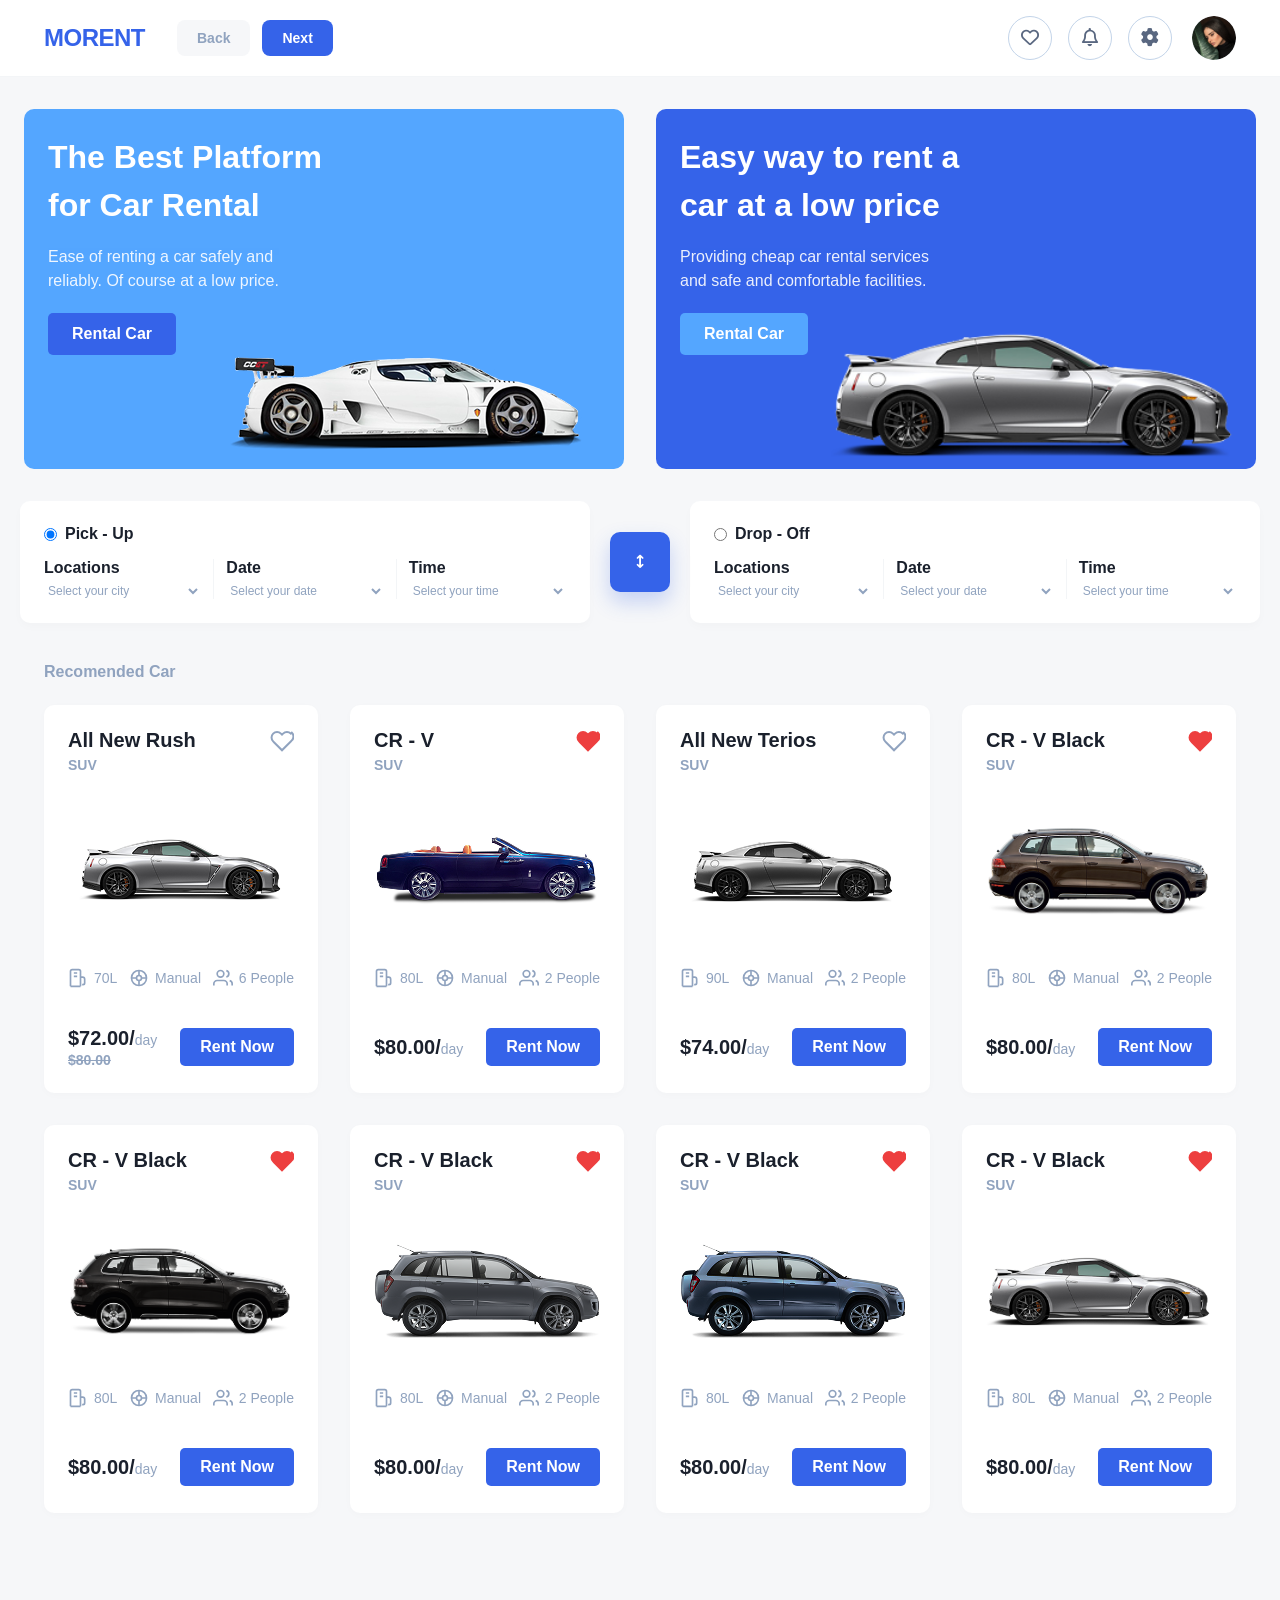
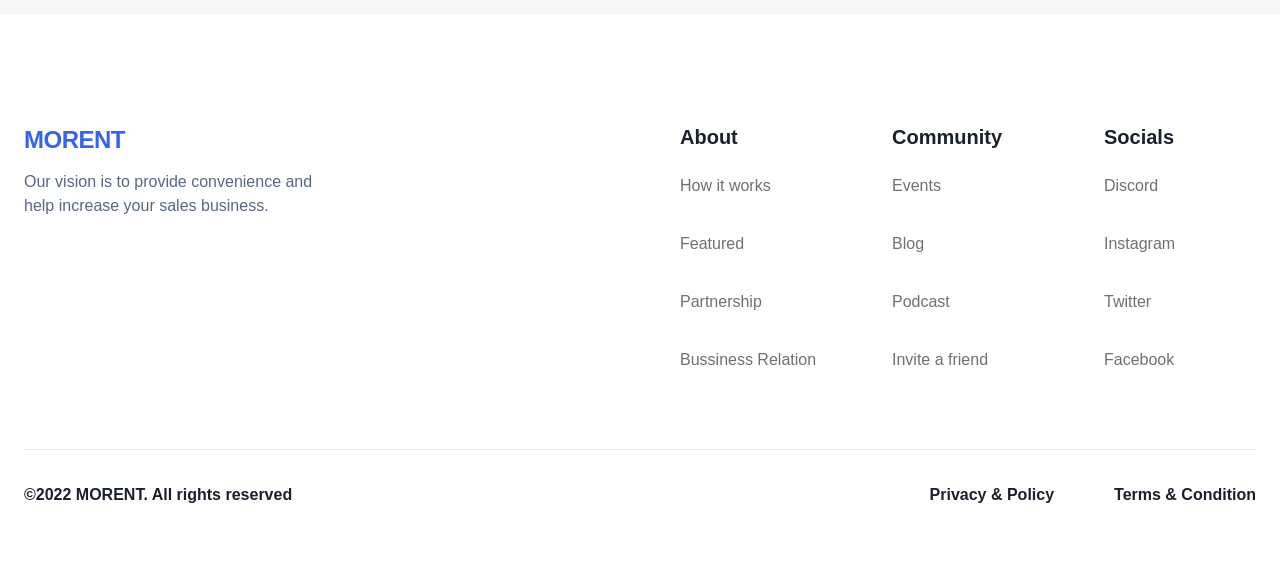
<file: index.html>
<!DOCTYPE html>
<html lang="uz">

<head>
    <meta charset="UTF-8">
    <meta name="viewport" content="width=device-width, initial-scale=1.0">
    <title>Morent</title>
    <!-- Font Awesome CDN (shuni ulashingiz shart): -->
    <link rel="stylesheet" href="https://cdnjs.cloudflare.com/ajax/libs/font-awesome/6.5.1/css/all.min.css">
    <link rel="stylesheet" href="style.css">
</head>

<body>

    <header class="main-header">
        <div class="header-container">

            <!-- CHAP: Logo va Back/Next -->
            <div class="header-left">
                <a href="index.html" class="logo">MORENT</a>
                <div class="nav-buttons">
                    <a href="index.html" class="btn-back">Back</a>
                    <a href="category.html" class="btn-next">Next</a>
                </div>
            </div>

            <!-- BURGER TUGMASI (Telefonda MORENT bilan oralig'i ochiladi) -->
            <input type="checkbox" id="menu-toggle" class="menu-toggle">
            <label for="menu-toggle" class="burger-btn">
                <span></span>
                <span></span>
                <span></span>
            </label>

            <!-- O'NG: Desktop Ikonkalar va Profil (O'ng chetda turadi) -->
            <div class="header-right">
                <div class="header-icons">
                    <button class="action-icon"><i class="fa-regular fa-heart"></i></button>
                    <button class="action-icon"><i class="fa-regular fa-bell"></i></button>
                    <button class="action-icon"><i class="fa-solid fa-gear"></i></button>
                </div>
                <div class="profile-avatar">
                    <img src="./images/Profill (1).png" alt="User">
                </div>
            </div>

            <!-- 📱 TELEFON MENYUSI -->
            <div class="mobile-dropdown">
                <div class="mobile-nav">
                    <a href="index.html" class="mobile-nav-btn active">Home</a>
                    <a href="category.html" class="mobile-nav-btn">Category</a>
                    <a href="detail.html" class="mobile-nav-btn">Detail</a>
                </div>
                <div class="mobile-actions">
                    <button class="action-icon"><i class="fa-regular fa-heart"></i></button>
                    <button class="action-icon"><i class="fa-regular fa-bell"></i></button>
                    <button class="action-icon"><i class="fa-solid fa-gear"></i></button>
                    <div class="profile-avatar">
                        <img src="./images/Profill (1).png" alt="User">
                    </div>
                </div>
            </div>

        </div>
    </header>

    <main class="container">

        <section class="hero-section">

            <div class="hero-card bg-light-blue">
                <div class="hero-content">
                    <h1>The Best Platform for Car Rental</h1>
                    <p>Ease of renting a car safely and reliably. Of course at a low price.</p>
                    <button class="hero-btn btn-dark-blue">Rental Car</button>
                </div>

                <div class="car-image-placeholder">
                    <img src="./images/image 7.png" alt="">
                </div>
            </div>

            <div class="hero-card bg-dark-blue">
                <div class="hero-content">
                    <h1>Easy way to rent a car at a low price</h1>
                    <p>Providing cheap car rental services and safe and comfortable facilities.</p>
                    <button class="hero-btn btn-light-blue">Rental Car</button>
                </div>

                <div class="car-image-placeholder">
                    <img src="./images/image 8.png" alt="">
                </div>
            </div>

        </section>

    </main>

    <script src="script.js"></script>

    <section class="booking-section">
        <div class="booking-container">

            <!-- 1. Pick-Up Qismi -->
            <div class="booking-card">
                <div class="booking-header">
                    <input type="radio" checked id="pickup" name="type">
                    <label for="pickup">Pick - Up</label>
                </div>
                <div class="booking-fields">
                    <div class="field-group">
                        <span class="field-title">Locations</span>
                        <select class="field-select">
                            <option>Select your city</option>
                        </select>
                    </div>
                    <div class="field-group">
                        <span class="field-title">Date</span>
                        <select class="field-select">
                            <option>Select your date</option>
                        </select>
                    </div>
                    <div class="field-group">
                        <span class="field-title">Time</span>
                        <select class="field-select">
                            <option>Select your time</option>
                        </select>
                    </div>
                </div>
            </div>

            <!-- O'rtadagi Almashtirish Tugmasi -->
            <button class="swap-btn">
                <i class="fa-solid fa-arrows-up-down"></i>
            </button>

            <!-- 2. Drop-Off Qismi -->
            <div class="booking-card">
                <div class="booking-header">
                    <input type="radio" id="dropoff" name="type">
                    <label for="dropoff">Drop - Off</label>
                </div>
                <div class="booking-fields">
                    <div class="field-group">
                        <span class="field-title">Locations</span>
                        <select class="field-select">
                            <option>Select your city</option>
                        </select>
                    </div>
                    <div class="field-group">
                        <span class="field-title">Date</span>
                        <select class="field-select">
                            <option>Select your date</option>
                        </select>
                    </div>
                    <div class="field-group">
                        <span class="field-title">Time</span>
                        <select class="field-select">
                            <option>Select your time</option>
                        </select>
                    </div>
                </div>
            </div>

        </div>
    </section>
    <section class="rec-cars-section">
        <div class="rec-cars-container">

            <div class="rec-cars-header">
                <h2 class="rec-cars-title">Recomended Car</h2>
            </div>

            <div class="rec-cars-grid">

                <!-- 1. All New Rush -->
                <div class="rec-car-card">
                    <div class="rec-card-header">
                        <div>
                            <h3>All New Rush</h3>
                            <span class="rec-car-type">SUV</span>
                        </div>
                        <button class="rec-like-btn">
                            <!-- Heart Outline SVG -->
                            <svg width="24" height="24" viewBox="0 0 24 24" fill="none" stroke="#90A3BF"
                                stroke-width="2">
                                <path
                                    d="M20.84 4.61a5.5 5.5 0 0 0-7.78 0L12 5.67l-1.06-1.06a5.5 5.5 0 0 0-7.78 7.78l1.06 1.06L12 21.23l8.78-8.78 1.06-1.06a5.5 5.5 0 0 0 0-7.78z">
                                </path>
                            </svg>
                        </button>
                    </div>
                    <div class="rec-card-image">
                        <a href="./detail.html"><img src="./images/car (1).png" alt="All New Rush"
                                class="rec-car-img"></a>
                    </div>
                    <div class="rec-card-specs">
                        <span>
                            <!-- Gas SVG -->
                            <svg width="20" height="20" viewBox="0 0 24 24" fill="none" stroke="#90A3BF"
                                stroke-width="2">
                                <path
                                    d="M3 22V4a2 2 0 0 1 2-2h8a2 2 0 0 1 2 2v18M3 22h12M15 11h2.5a2.5 2.5 0 0 1 2.5 2.5V18a2 2 0 0 1-2 2h-1M7 6h4M7 10h4">
                                </path>
                            </svg>
                            70L
                        </span>
                        <span>
                            <!-- Manual/Gear SVG -->
                            <svg width="20" height="20" viewBox="0 0 24 24" fill="none" stroke="#90A3BF"
                                stroke-width="2">
                                <circle cx="12" cy="12" r="9"></circle>
                                <circle cx="12" cy="12" r="3"></circle>
                                <path d="M12 3v6M12 15v6M3 12h6M15 12h6"></path>
                            </svg>
                            Manual
                        </span>
                        <span>
                            <!-- Users SVG -->
                            <svg width="20" height="20" viewBox="0 0 24 24" fill="none" stroke="#90A3BF"
                                stroke-width="2">
                                <path d="M17 21v-2a4 4 0 0 0-4-4H5a4 4 0 0 0-4 4v2"></path>
                                <circle cx="9" cy="7" r="4"></circle>
                                <path d="M23 21v-2a4 4 0 0 0-3-3.87"></path>
                                <path d="M16 3.13a4 4 0 0 1 0 7.75"></path>
                            </svg>
                            6 People
                        </span>
                    </div>
                    <div class="rec-card-footer">
                        <div class="rec-car-price">
                            <div class="rec-current-price">$72.00/<span class="rec-price-unit">day</span></div>
                            <div class="rec-old-price">$80.00</div>
                        </div>
                        <a href="#" class="rec-rent-btn">Rent Now</a>
                    </div>
                </div>

                <!-- 2. CR - V -->
                <div class="rec-car-card">
                    <div class="rec-card-header">
                        <div>
                            <h3>CR - V</h3>
                            <span class="rec-car-type">SUV</span>
                        </div>
                        <button class="rec-like-btn">
                            <!-- Heart Filled SVG (Red) -->
                            <svg width="24" height="24" viewBox="0 0 24 24" fill="#ED3F3F" stroke="#ED3F3F"
                                stroke-width="2">
                                <path
                                    d="M20.84 4.61a5.5 5.5 0 0 0-7.78 0L12 5.67l-1.06-1.06a5.5 5.5 0 0 0-7.78 7.78l1.06 1.06L12 21.23l8.78-8.78 1.06-1.06a5.5 5.5 0 0 0 0-7.78z">
                                </path>
                            </svg>
                        </button>
                    </div>
                    <div class="rec-card-image">
                        <img src="./images/Car (2).png" alt="CR - V" class="rec-car-img">
                    </div>
                    <div class="rec-card-specs">
                        <span>
                            <svg width="20" height="20" viewBox="0 0 24 24" fill="none" stroke="#90A3BF"
                                stroke-width="2">
                                <path
                                    d="M3 22V4a2 2 0 0 1 2-2h8a2 2 0 0 1 2 2v18M3 22h12M15 11h2.5a2.5 2.5 0 0 1 2.5 2.5V18a2 2 0 0 1-2 2h-1M7 6h4M7 10h4">
                                </path>
                            </svg>
                            80L
                        </span>
                        <span>
                            <svg width="20" height="20" viewBox="0 0 24 24" fill="none" stroke="#90A3BF"
                                stroke-width="2">
                                <circle cx="12" cy="12" r="9"></circle>
                                <circle cx="12" cy="12" r="3"></circle>
                                <path d="M12 3v6M12 15v6M3 12h6M15 12h6"></path>
                            </svg>
                            Manual
                        </span>
                        <span>
                            <svg width="20" height="20" viewBox="0 0 24 24" fill="none" stroke="#90A3BF"
                                stroke-width="2">
                                <path d="M17 21v-2a4 4 0 0 0-4-4H5a4 4 0 0 0-4 4v2"></path>
                                <circle cx="9" cy="7" r="4"></circle>
                                <path d="M23 21v-2a4 4 0 0 0-3-3.87"></path>
                                <path d="M16 3.13a4 4 0 0 1 0 7.75"></path>
                            </svg>
                            2 People
                        </span>
                    </div>
                    <div class="rec-card-footer">
                        <div class="rec-car-price">
                            <div class="rec-current-price">$80.00/<span class="rec-price-unit">day</span></div>
                        </div>
                        <a href="#" class="rec-rent-btn">Rent Now</a>
                    </div>
                </div>

                <!-- 3. All New Terios -->
                <div class="rec-car-card">
                    <div class="rec-card-header">
                        <div>
                            <h3>All New Terios</h3>
                            <span class="rec-car-type">SUV</span>
                        </div>
                        <button class="rec-like-btn">
                            <svg width="24" height="24" viewBox="0 0 24 24" fill="none" stroke="#90A3BF"
                                stroke-width="2">
                                <path
                                    d="M20.84 4.61a5.5 5.5 0 0 0-7.78 0L12 5.67l-1.06-1.06a5.5 5.5 0 0 0-7.78 7.78l1.06 1.06L12 21.23l8.78-8.78 1.06-1.06a5.5 5.5 0 0 0 0-7.78z">
                                </path>
                            </svg>
                        </button>
                    </div>
                    <div class="rec-card-image">
                        <img src="./images/Car (3).png" alt="All New Terios" class="rec-car-img">
                    </div>
                    <div class="rec-card-specs">
                        <span>
                            <svg width="20" height="20" viewBox="0 0 24 24" fill="none" stroke="#90A3BF"
                                stroke-width="2">
                                <path
                                    d="M3 22V4a2 2 0 0 1 2-2h8a2 2 0 0 1 2 2v18M3 22h12M15 11h2.5a2.5 2.5 0 0 1 2.5 2.5V18a2 2 0 0 1-2 2h-1M7 6h4M7 10h4">
                                </path>
                            </svg>
                            90L
                        </span>
                        <span>
                            <svg width="20" height="20" viewBox="0 0 24 24" fill="none" stroke="#90A3BF"
                                stroke-width="2">
                                <circle cx="12" cy="12" r="9"></circle>
                                <circle cx="12" cy="12" r="3"></circle>
                                <path d="M12 3v6M12 15v6M3 12h6M15 12h6"></path>
                            </svg>
                            Manual
                        </span>
                        <span>
                            <svg width="20" height="20" viewBox="0 0 24 24" fill="none" stroke="#90A3BF"
                                stroke-width="2">
                                <path d="M17 21v-2a4 4 0 0 0-4-4H5a4 4 0 0 0-4 4v2"></path>
                                <circle cx="9" cy="7" r="4"></circle>
                                <path d="M23 21v-2a4 4 0 0 0-3-3.87"></path>
                                <path d="M16 3.13a4 4 0 0 1 0 7.75"></path>
                            </svg>
                            2 People
                        </span>
                    </div>
                    <div class="rec-card-footer">
                        <div class="rec-car-price">
                            <div class="rec-current-price">$74.00/<span class="rec-price-unit">day</span></div>
                        </div>
                        <a href="#" class="rec-rent-btn">Rent Now</a>
                    </div>
                </div>

                <!-- 4. CR - V Black -->
                <div class="rec-car-card">
                    <div class="rec-card-header">
                        <div>
                            <h3>CR - V Black</h3>
                            <span class="rec-car-type">SUV</span>
                        </div>
                        <button class="rec-like-btn">
                            <svg width="24" height="24" viewBox="0 0 24 24" fill="#ED3F3F" stroke="#ED3F3F"
                                stroke-width="2">
                                <path
                                    d="M20.84 4.61a5.5 5.5 0 0 0-7.78 0L12 5.67l-1.06-1.06a5.5 5.5 0 0 0-7.78 7.78l1.06 1.06L12 21.23l8.78-8.78 1.06-1.06a5.5 5.5 0 0 0 0-7.78z">
                                </path>
                            </svg>
                        </button>
                    </div>
                    <div class="rec-card-image">
                        <img src="./images/Car (5).png" alt="CR - V Black" class="rec-car-img">
                    </div>
                    <div class="rec-card-specs">
                        <span>
                            <svg width="20" height="20" viewBox="0 0 24 24" fill="none" stroke="#90A3BF"
                                stroke-width="2">
                                <path
                                    d="M3 22V4a2 2 0 0 1 2-2h8a2 2 0 0 1 2 2v18M3 22h12M15 11h2.5a2.5 2.5 0 0 1 2.5 2.5V18a2 2 0 0 1-2 2h-1M7 6h4M7 10h4">
                                </path>
                            </svg>
                            80L
                        </span>
                        <span>
                            <svg width="20" height="20" viewBox="0 0 24 24" fill="none" stroke="#90A3BF"
                                stroke-width="2">
                                <circle cx="12" cy="12" r="9"></circle>
                                <circle cx="12" cy="12" r="3"></circle>
                                <path d="M12 3v6M12 15v6M3 12h6M15 12h6"></path>
                            </svg>
                            Manual
                        </span>
                        <span>
                            <svg width="20" height="20" viewBox="0 0 24 24" fill="none" stroke="#90A3BF"
                                stroke-width="2">
                                <path d="M17 21v-2a4 4 0 0 0-4-4H5a4 4 0 0 0-4 4v2"></path>
                                <circle cx="9" cy="7" r="4"></circle>
                                <path d="M23 21v-2a4 4 0 0 0-3-3.87"></path>
                                <path d="M16 3.13a4 4 0 0 1 0 7.75"></path>
                            </svg>
                            2 People
                        </span>
                    </div>
                    <div class="rec-card-footer">
                        <div class="rec-car-price">
                            <div class="rec-current-price">$80.00/<span class="rec-price-unit">day</span></div>
                        </div>
                        <a href="#" class="rec-rent-btn">Rent Now</a>
                    </div>
                </div>

                <!-- 5. CR - V Black -->
                <div class="rec-car-card">
                    <div class="rec-card-header">
                        <div>
                            <h3>CR - V Black</h3>
                            <span class="rec-car-type">SUV</span>
                        </div>
                        <button class="rec-like-btn">
                            <svg width="24" height="24" viewBox="0 0 24 24" fill="#ED3F3F" stroke="#ED3F3F"
                                stroke-width="2">
                                <path
                                    d="M20.84 4.61a5.5 5.5 0 0 0-7.78 0L12 5.67l-1.06-1.06a5.5 5.5 0 0 0-7.78 7.78l1.06 1.06L12 21.23l8.78-8.78 1.06-1.06a5.5 5.5 0 0 0 0-7.78z">
                                </path>
                            </svg>
                        </button>
                    </div>
                    <div class="rec-card-image">
                        <img src="./images/Car (7).png" alt="CR - V Black" class="rec-car-img">
                    </div>
                    <div class="rec-card-specs">
                        <span>
                            <svg width="20" height="20" viewBox="0 0 24 24" fill="none" stroke="#90A3BF"
                                stroke-width="2">
                                <path
                                    d="M3 22V4a2 2 0 0 1 2-2h8a2 2 0 0 1 2 2v18M3 22h12M15 11h2.5a2.5 2.5 0 0 1 2.5 2.5V18a2 2 0 0 1-2 2h-1M7 6h4M7 10h4">
                                </path>
                            </svg>
                            80L
                        </span>
                        <span>
                            <svg width="20" height="20" viewBox="0 0 24 24" fill="none" stroke="#90A3BF"
                                stroke-width="2">
                                <circle cx="12" cy="12" r="9"></circle>
                                <circle cx="12" cy="12" r="3"></circle>
                                <path d="M12 3v6M12 15v6M3 12h6M15 12h6"></path>
                            </svg>
                            Manual
                        </span>
                        <span>
                            <svg width="20" height="20" viewBox="0 0 24 24" fill="none" stroke="#90A3BF"
                                stroke-width="2">
                                <path d="M17 21v-2a4 4 0 0 0-4-4H5a4 4 0 0 0-4 4v2"></path>
                                <circle cx="9" cy="7" r="4"></circle>
                                <path d="M23 21v-2a4 4 0 0 0-3-3.87"></path>
                                <path d="M16 3.13a4 4 0 0 1 0 7.75"></path>
                            </svg>
                            2 People
                        </span>
                    </div>
                    <div class="rec-card-footer">
                        <div class="rec-car-price">
                            <div class="rec-current-price">$80.00/<span class="rec-price-unit">day</span></div>
                        </div>
                        <a href="#" class="rec-rent-btn">Rent Now</a>
                    </div>
                </div>

                <!-- 6. CR - V Black -->
                <div class="rec-car-card">
                    <div class="rec-card-header">
                        <div>
                            <h3>CR - V Black</h3>
                            <span class="rec-car-type">SUV</span>
                        </div>
                        <button class="rec-like-btn">
                            <svg width="24" height="24" viewBox="0 0 24 24" fill="#ED3F3F" stroke="#ED3F3F"
                                stroke-width="2">
                                <path
                                    d="M20.84 4.61a5.5 5.5 0 0 0-7.78 0L12 5.67l-1.06-1.06a5.5 5.5 0 0 0-7.78 7.78l1.06 1.06L12 21.23l8.78-8.78 1.06-1.06a5.5 5.5 0 0 0 0-7.78z">
                                </path>
                            </svg>
                        </button>
                    </div>
                    <div class="rec-card-image">
                        <img src="./images/Car (4).png" alt="CR - V Black" class="rec-car-img">
                    </div>
                    <div class="rec-card-specs">
                        <span>
                            <svg width="20" height="20" viewBox="0 0 24 24" fill="none" stroke="#90A3BF"
                                stroke-width="2">
                                <path
                                    d="M3 22V4a2 2 0 0 1 2-2h8a2 2 0 0 1 2 2v18M3 22h12M15 11h2.5a2.5 2.5 0 0 1 2.5 2.5V18a2 2 0 0 1-2 2h-1M7 6h4M7 10h4">
                                </path>
                            </svg>
                            80L
                        </span>
                        <span>
                            <svg width="20" height="20" viewBox="0 0 24 24" fill="none" stroke="#90A3BF"
                                stroke-width="2">
                                <circle cx="12" cy="12" r="9"></circle>
                                <circle cx="12" cy="12" r="3"></circle>
                                <path d="M12 3v6M12 15v6M3 12h6M15 12h6"></path>
                            </svg>
                            Manual
                        </span>
                        <span>
                            <svg width="20" height="20" viewBox="0 0 24 24" fill="none" stroke="#90A3BF"
                                stroke-width="2">
                                <path d="M17 21v-2a4 4 0 0 0-4-4H5a4 4 0 0 0-4 4v2"></path>
                                <circle cx="9" cy="7" r="4"></circle>
                                <path d="M23 21v-2a4 4 0 0 0-3-3.87"></path>
                                <path d="M16 3.13a4 4 0 0 1 0 7.75"></path>
                            </svg>
                            2 People
                        </span>
                    </div>
                    <div class="rec-card-footer">
                        <div class="rec-car-price">
                            <div class="rec-current-price">$80.00/<span class="rec-price-unit">day</span></div>
                        </div>
                        <a href="#" class="rec-rent-btn">Rent Now</a>
                    </div>
                </div>

                <!-- 7. CR - V Black -->
                <div class="rec-car-card">
                    <div class="rec-card-header">
                        <div>
                            <h3>CR - V Black</h3>
                            <span class="rec-car-type">SUV</span>
                        </div>
                        <button class="rec-like-btn">
                            <svg width="24" height="24" viewBox="0 0 24 24" fill="#ED3F3F" stroke="#ED3F3F"
                                stroke-width="2">
                                <path
                                    d="M20.84 4.61a5.5 5.5 0 0 0-7.78 0L12 5.67l-1.06-1.06a5.5 5.5 0 0 0-7.78 7.78l1.06 1.06L12 21.23l8.78-8.78 1.06-1.06a5.5 5.5 0 0 0 0-7.78z">
                                </path>
                            </svg>
                        </button>
                    </div>
                    <div class="rec-card-image">
                        <img src="./images/Car (6).png" alt="CR - V Black" class="rec-car-img">
                    </div>
                    <div class="rec-card-specs">
                        <span>
                            <svg width="20" height="20" viewBox="0 0 24 24" fill="none" stroke="#90A3BF"
                                stroke-width="2">
                                <path
                                    d="M3 22V4a2 2 0 0 1 2-2h8a2 2 0 0 1 2 2v18M3 22h12M15 11h2.5a2.5 2.5 0 0 1 2.5 2.5V18a2 2 0 0 1-2 2h-1M7 6h4M7 10h4">
                                </path>
                            </svg>
                            80L
                        </span>
                        <span>
                            <svg width="20" height="20" viewBox="0 0 24 24" fill="none" stroke="#90A3BF"
                                stroke-width="2">
                                <circle cx="12" cy="12" r="9"></circle>
                                <circle cx="12" cy="12" r="3"></circle>
                                <path d="M12 3v6M12 15v6M3 12h6M15 12h6"></path>
                            </svg>
                            Manual
                        </span>
                        <span>
                            <svg width="20" height="20" viewBox="0 0 24 24" fill="none" stroke="#90A3BF"
                                stroke-width="2">
                                <path d="M17 21v-2a4 4 0 0 0-4-4H5a4 4 0 0 0-4 4v2"></path>
                                <circle cx="9" cy="7" r="4"></circle>
                                <path d="M23 21v-2a4 4 0 0 0-3-3.87"></path>
                                <path d="M16 3.13a4 4 0 0 1 0 7.75"></path>
                            </svg>
                            2 People
                        </span>
                    </div>
                    <div class="rec-card-footer">
                        <div class="rec-car-price">
                            <div class="rec-current-price">$80.00/<span class="rec-price-unit">day</span></div>
                        </div>
                        <a href="#" class="rec-rent-btn">Rent Now</a>
                    </div>
                </div>

                <!-- 8. CR - V Black -->
                <div class="rec-car-card">
                    <div class="rec-card-header">
                        <div>
                            <h3>CR - V Black</h3>
                            <span class="rec-car-type">SUV</span>
                        </div>
                        <button class="rec-like-btn">
                            <svg width="24" height="24" viewBox="0 0 24 24" fill="#ED3F3F" stroke="#ED3F3F"
                                stroke-width="2">
                                <path
                                    d="M20.84 4.61a5.5 5.5 0 0 0-7.78 0L12 5.67l-1.06-1.06a5.5 5.5 0 0 0-7.78 7.78l1.06 1.06L12 21.23l8.78-8.78 1.06-1.06a5.5 5.5 0 0 0 0-7.78z">
                                </path>
                            </svg>
                        </button>
                    </div>
                    <div class="rec-card-image">
                        <img src="./images/image 8.png" alt="CR - V Black" class="rec-car-img">
                    </div>
                    <div class="rec-card-specs">
                        <span>
                            <svg width="20" height="20" viewBox="0 0 24 24" fill="none" stroke="#90A3BF"
                                stroke-width="2">
                                <path
                                    d="M3 22V4a2 2 0 0 1 2-2h8a2 2 0 0 1 2 2v18M3 22h12M15 11h2.5a2.5 2.5 0 0 1 2.5 2.5V18a2 2 0 0 1-2 2h-1M7 6h4M7 10h4">
                                </path>
                            </svg>
                            80L
                        </span>
                        <span>
                            <svg width="20" height="20" viewBox="0 0 24 24" fill="none" stroke="#90A3BF"
                                stroke-width="2">
                                <circle cx="12" cy="12" r="9"></circle>
                                <circle cx="12" cy="12" r="3"></circle>
                                <path d="M12 3v6M12 15v6M3 12h6M15 12h6"></path>
                            </svg>
                            Manual
                        </span>
                        <span>
                            <svg width="20" height="20" viewBox="0 0 24 24" fill="none" stroke="#90A3BF"
                                stroke-width="2">
                                <path d="M17 21v-2a4 4 0 0 0-4-4H5a4 4 0 0 0-4 4v2"></path>
                                <circle cx="9" cy="7" r="4"></circle>
                                <path d="M23 21v-2a4 4 0 0 0-3-3.87"></path>
                                <path d="M16 3.13a4 4 0 0 1 0 7.75"></path>
                            </svg>
                            2 People
                        </span>
                    </div>
                    <div class="rec-card-footer">
                        <div class="rec-car-price">
                            <div class="rec-current-price">$80.00/<span class="rec-price-unit">day</span></div>
                        </div>
                        <a href="#" class="rec-rent-btn">Rent Now</a>
                    </div>
                </div>

            </div>
        </div>
    </section>

    <footer class="main-footer">
        <div class="container">

            <div class="footer-top">

                <div class="footer-brand">
                    <a href="index.html" class="logo">MORENT</a>
                    <p>Our vision is to provide convenience and help increase your sales business.</p>
                </div>

                <div class="footer-links-container">

                    <div class="footer-col">
                        <h3>About</h3>
                        <ul>
                            <li><a href="#">How it works</a></li>
                            <li><a href="#">Featured</a></li>
                            <li><a href="#">Partnership</a></li>
                            <li><a href="#">Bussiness Relation</a></li>
                        </ul>
                    </div>

                    <div class="footer-col">
                        <h3>Community</h3>
                        <ul>
                            <li><a href="#">Events</a></li>
                            <li><a href="#">Blog</a></li>
                            <li><a href="#">Podcast</a></li>
                            <li><a href="#">Invite a friend</a></li>
                        </ul>
                    </div>

                    <div class="footer-col">
                        <h3>Socials</h3>
                        <ul>
                            <li><a href="#">Discord</a></li>
                            <li><a href="#">Instagram</a></li>
                            <li><a href="#">Twitter</a></li>
                            <li><a href="#">Facebook</a></li>
                        </ul>
                    </div>
                </div>
            </div>

            <div class="footer-divider"></div>

            <div class="footer-bottom">
                <div class="footer-copyright">
                    <p>©2022 MORENT. All rights reserved</p>
                </div>
                <div class="footer-legal">
                    <a href="#">Privacy & Policy</a>
                    <a href="#">Terms & Condition</a>
                </div>
            </div>

        </div>
    </footer>

</body>

</html>
</file>
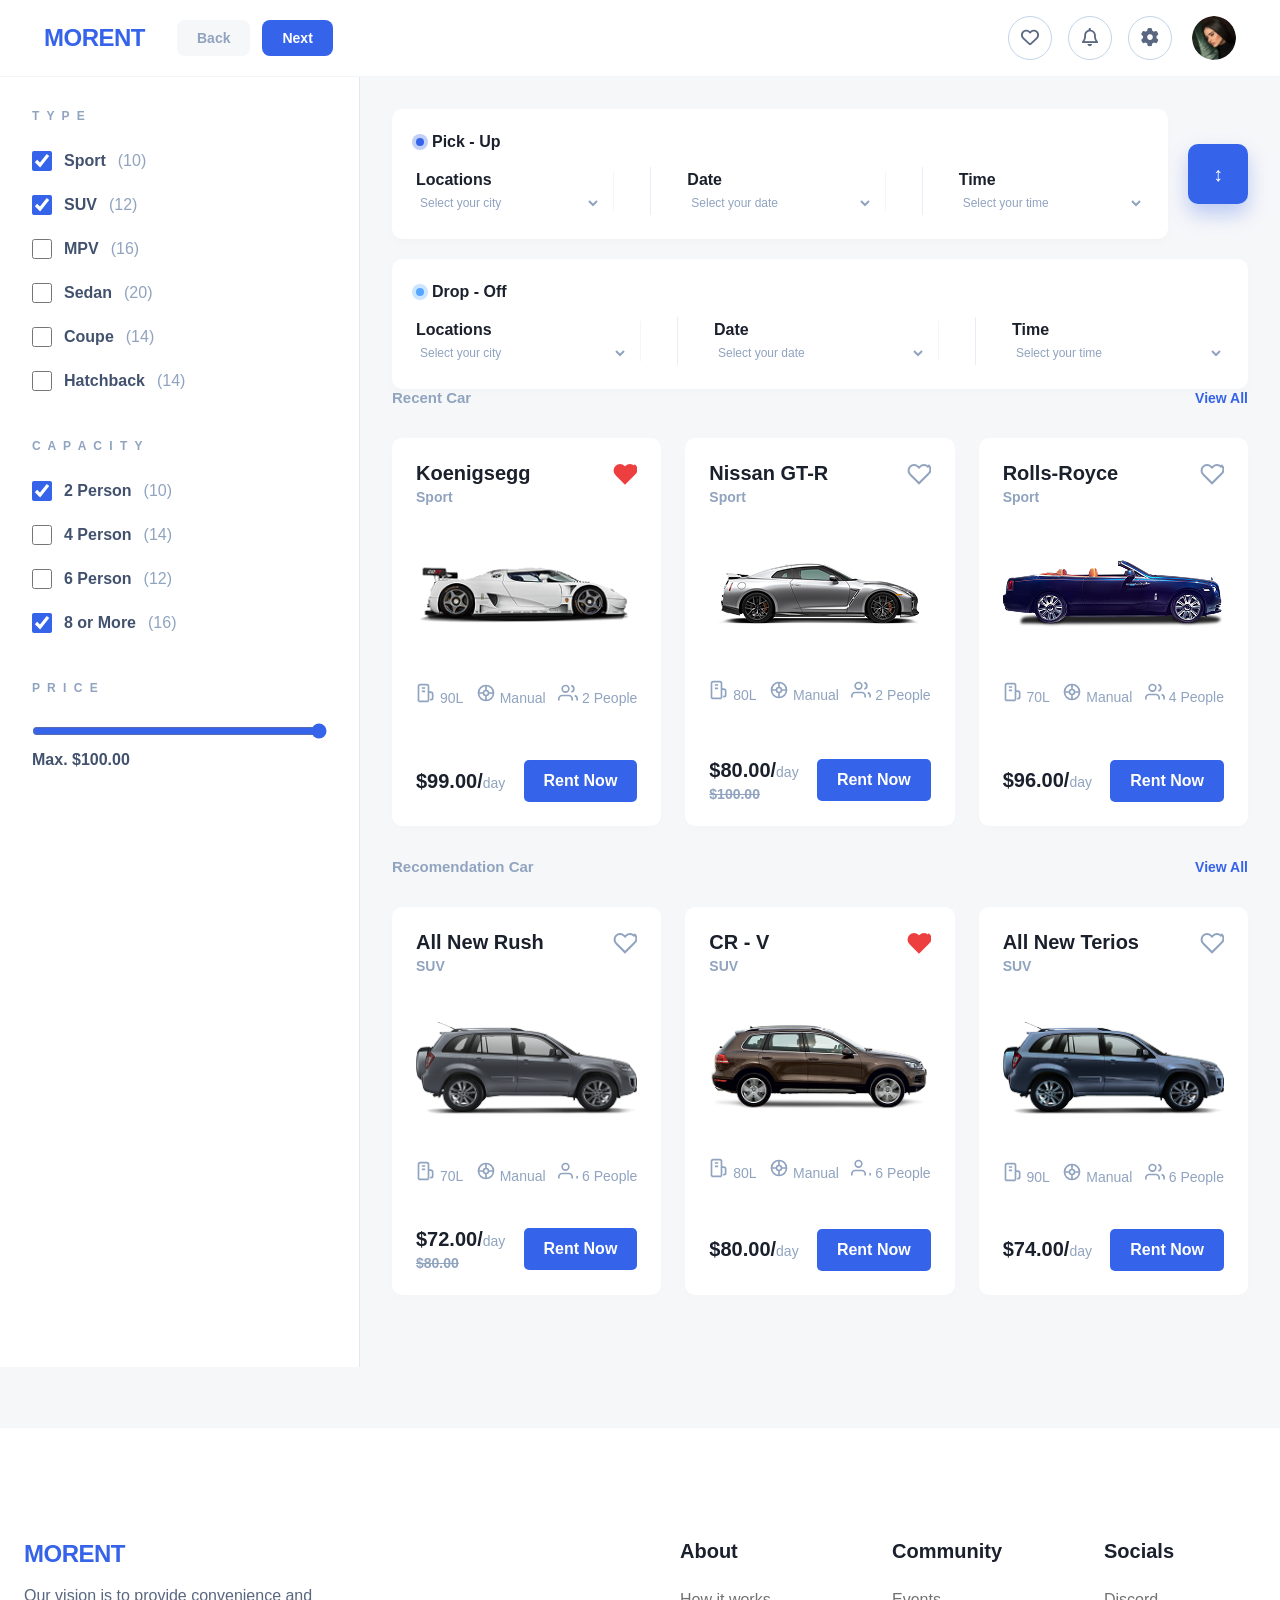
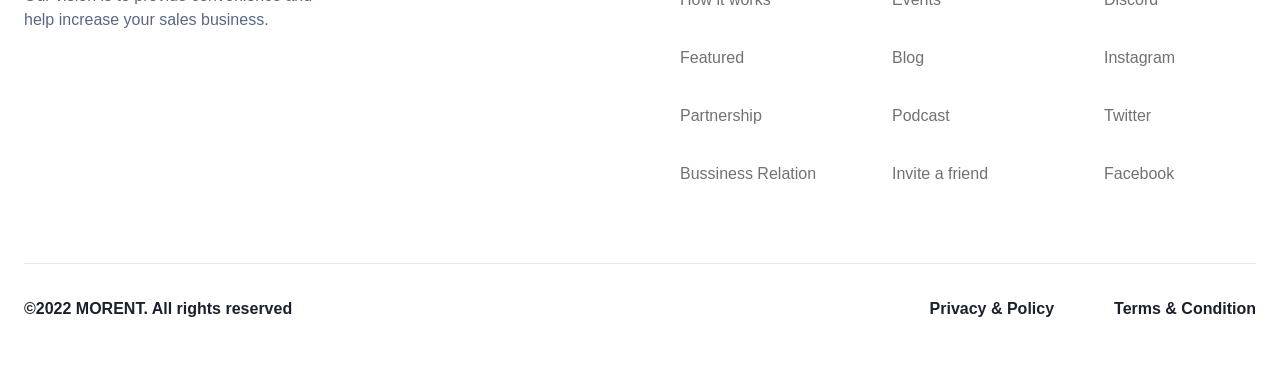
<file: category.html>
<!DOCTYPE html>
<html lang="en">

<head>
    <meta charset="UTF-8">
    <meta name="viewport" content="width=device-width, initial-scale=1.0">
    <title>MORENT</title>

    <!-- ⚠️ MANA BU LINK SHART (Ikonkalar chiqishi uchun): -->
    <link rel="stylesheet" href="https://cdnjs.cloudflare.com/ajax/libs/font-awesome/6.4.0/css/all.min.css">

    <!-- Asosiy CSS faylingiz -->
    <link rel="stylesheet" href="style.css">
</head>

<body class="fade-in">

    <header class="main-header">
        <div class="header-container">

            <div class="header-left">
                <a href="index.html" class="logo">MORENT</a>
                <div class="nav-buttons">
                    <a href="index.html" class="btn-back">Back</a>
                    <a href="detail.html" class="btn-next">Next</a>
                </div>
            </div>

            <input type="checkbox" id="menu-toggle" class="menu-toggle">
            <label for="menu-toggle" class="burger-btn">
                <span></span>
                <span></span>
                <span></span>
            </label>

            <div class="header-right">
                <div class="header-icons">
                    <button class="action-icon"><i class="fa-regular fa-heart"></i></button>
                    <button class="action-icon"><i class="fa-regular fa-bell"></i></button>
                    <button class="action-icon"><i class="fa-solid fa-gear"></i></button>
                </div>
                <div class="profile-avatar">
                    <img src="./images/Profill (1).png" alt="User">
                </div>
            </div>

            <div class="mobile-dropdown">
                <div class="mobile-nav">
                    <a href="index.html" class="mobile-nav-btn">Home</a>
                    <a href="category.html" class="mobile-nav-btn active">Category</a>
                    <a href="detail.html" class="mobile-nav-btn">Detail</a>
                </div>
                <div class="mobile-actions">
                    <button class="action-icon"><i class="fa-regular fa-heart"></i></button>
                    <button class="action-icon"><i class="fa-regular fa-bell"></i></button>
                    <button class="action-icon"><i class="fa-solid fa-gear"></i></button>
                    <div class="profile-avatar">
                        <img src="./images/Profill (1).png" alt="User">
                    </div>
                </div>
            </div>

        </div>
    </header>
</body>

</html>


<div class="category-wrapper">

    <aside class="sidebar">

        <div class="filter-section">
            <h4 class="filter-title">T Y P E</h4>
            <div class="checkbox-group">
                <label><input type="checkbox" checked> Sport <span class="count">(10)</span></label>
                <label><input type="checkbox" checked> SUV <span class="count">(12)</span></label>
                <label><input type="checkbox"> MPV <span class="count">(16)</span></label>
                <label><input type="checkbox"> Sedan <span class="count">(20)</span></label>
                <label><input type="checkbox"> Coupe <span class="count">(14)</span></label>
                <label><input type="checkbox"> Hatchback <span class="count">(14)</span></label>
            </div>
        </div>

        <div class="filter-section">
            <h4 class="filter-title">C A P A C I T Y</h4>
            <div class="checkbox-group">
                <label><input type="checkbox" checked> 2 Person <span class="count">(10)</span></label>
                <label><input type="checkbox"> 4 Person <span class="count">(14)</span></label>
                <label><input type="checkbox"> 6 Person <span class="count">(12)</span></label>
                <label><input type="checkbox" checked> 8 or More <span class="count">(16)</span></label>
            </div>
        </div>


        <div class="filter-section">
            <h4 class="filter-title">P R I C E</h4>
            <div class="price-slider-container">
                <input type="range" min="0" max="100" value="100" class="price-slider">
                <p class="price-value">Max. $100.00</p>
            </div>
        </div>
    </aside>



    <main class="category-content">

        <section class="booking-container" style="margin-top: 0;">
            <div class="booking-card">
                <div class="card-title">
                    <span class="dot blue-dot"></span>
                    <h3>Pick - Up</h3>
                </div>
                <div class="booking-fields">
                    <div class="field-group">
                        <label>Locations</label>
                        <select>
                            <option>Select your city</option>
                        </select>
                    </div>
                    <div class="divider"></div>
                    <div class="field-group">
                        <label>Date</label>
                        <select>
                            <option>Select your date</option>
                        </select>
                    </div>
                    <div class="divider"></div>
                    <div class="field-group">
                        <label>Time</label>
                        <select>
                            <option>Select your time</option>
                        </select>
                    </div>
                </div>
            </div>

            <button class="switch-btn"><span class="switch-icon">↕</span></button>

            <div class="booking-card">
                <div class="card-title">
                    <span class="dot light-blue-dot"></span>
                    <h3>Drop - Off</h3>
                </div>
                <div class="booking-fields">
                    <div class="field-group">
                        <label>Locations</label>
                        <select>
                            <option>Select your city</option>
                        </select>
                    </div>
                    <div class="divider"></div>
                    <div class="field-group">
                        <label>Date</label>
                        <select>
                            <option>Select your date</option>
                        </select>
                    </div>
                    <div class="divider"></div>
                    <div class="field-group">
                        <label>Time</label>
                        <select>
                            <option>Select your time</option>
                        </select>
                    </div>
                </div>
            </div>
        </section>


        <section class="car-section" style="margin-bottom: 32px;">
            <div style="display: flex; justify-content: space-between; align-items: center; margin-bottom: 20px;">
                <span style="color: #90A3BF; font-weight: 600; font-size: 15px;">Recent Car</span>
                <a href="#" style="color: #3563E9; text-decoration: none; font-weight: 600; font-size: 14px;">View
                    All</a>
            </div>

            <div class="category-car-grid" style="display: grid; grid-template-columns: repeat(3, 1fr); gap: 24px;">

                <!-- 1. Koenigsegg -->
                <div class="car-card">
                    <div class="car-card-header">
                        <div>
                            <h3>Koenigsegg</h3>
                            <p>Sport</p>
                        </div>
                        <button class="rec-like-btn"
                            style="background: none; border: none; cursor: pointer; padding: 0;">
                            <!-- Red Heart Filled SVG -->
                            <svg width="24" height="24" viewBox="0 0 24 24" fill="#ED3F3F" stroke="#ED3F3F"
                                stroke-width="2">
                                <path
                                    d="M20.84 4.61a5.5 5.5 0 0 0-7.78 0L12 5.67l-1.06-1.06a5.5 5.5 0 0 0-7.78 7.78l1.06 1.06L12 21.23l8.78-8.78 1.06-1.06a5.5 5.5 0 0 0 0-7.78z">
                                </path>
                            </svg>
                        </button>
                    </div>
                    <div class="car-image"><img src="./images/car.png" alt="Koenigsegg"></div>
                    <div class="car-specs">
                        <span>
                            <!-- Gas SVG -->
                            <svg width="20" height="20" viewBox="0 0 24 24" fill="none" stroke="#90A3BF"
                                stroke-width="2">
                                <path
                                    d="M3 22V4a2 2 0 0 1 2-2h8a2 2 0 0 1 2 2v18M3 22h12M15 11h2.5a2.5 2.5 0 0 1 2.5 2.5V18a2 2 0 0 1-2 2h-1M7 6h4M7 10h4">
                                </path>
                            </svg>
                            90L
                        </span>
                        <span>
                            <!-- Manual/Gear SVG -->
                            <svg width="20" height="20" viewBox="0 0 24 24" fill="none" stroke="#90A3BF"
                                stroke-width="2">
                                <circle cx="12" cy="12" r="9"></circle>
                                <circle cx="12" cy="12" r="3"></circle>
                                <path d="M12 3v6M12 15v6M3 12h6M15 12h6"></path>
                            </svg>
                            Manual
                        </span>
                        <span>
                            <!-- Users SVG -->
                            <svg width="20" height="20" viewBox="0 0 24 24" fill="none" stroke="#90A3BF"
                                stroke-width="2">
                                <path d="M17 21v-2a4 4 0 0 0-4-4H5a4 4 0 0 0-4 4v2"></path>
                                <circle cx="9" cy="7" r="4"></circle>
                                <path d="M23 21v-2a4 4 0 0 0-3-3.87"></path>
                                <path d="M16 3.13a4 4 0 0 1 0 7.75"></path>
                            </svg>
                            2 People
                        </span>
                    </div>
                    <div class="car-footer">
                        <div class="price"><span class="amount">$99.00/</span><span class="unit">day</span></div>
                        <button class="rent-btn">Rent Now</button>
                    </div>
                </div>

                <!-- 2. Nissan GT-R -->
                <div class="car-card">
                    <div class="car-card-header">
                        <div>
                            <h3>Nissan GT-R</h3>
                            <p>Sport</p>
                        </div>
                        <button class="rec-like-btn"
                            style="background: none; border: none; cursor: pointer; padding: 0;">
                            <!-- Heart Outline SVG -->
                            <svg width="24" height="24" viewBox="0 0 24 24" fill="none" stroke="#90A3BF"
                                stroke-width="2">
                                <path
                                    d="M20.84 4.61a5.5 5.5 0 0 0-7.78 0L12 5.67l-1.06-1.06a5.5 5.5 0 0 0-7.78 7.78l1.06 1.06L12 21.23l8.78-8.78 1.06-1.06a5.5 5.5 0 0 0 0-7.78z">
                                </path>
                            </svg>
                        </button>
                    </div>
                    <div class="car-image"><img src="./images/car (1).png" alt="Nissan"></div>
                    <div class="car-specs">
                        <span>
                            <svg width="20" height="20" viewBox="0 0 24 24" fill="none" stroke="#90A3BF"
                                stroke-width="2">
                                <path
                                    d="M3 22V4a2 2 0 0 1 2-2h8a2 2 0 0 1 2 2v18M3 22h12M15 11h2.5a2.5 2.5 0 0 1 2.5 2.5V18a2 2 0 0 1-2 2h-1M7 6h4M7 10h4">
                                </path>
                            </svg>
                            80L
                        </span>
                        <span>
                            <svg width="20" height="20" viewBox="0 0 24 24" fill="none" stroke="#90A3BF"
                                stroke-width="2">
                                <circle cx="12" cy="12" r="9"></circle>
                                <circle cx="12" cy="12" r="3"></circle>
                                <path d="M12 3v6M12 15v6M3 12h6M15 12h6"></path>
                            </svg>
                            Manual
                        </span>
                        <span>
                            <svg width="20" height="20" viewBox="0 0 24 24" fill="none" stroke="#90A3BF"
                                stroke-width="2">
                                <path d="M17 21v-2a4 4 0 0 0-4-4H5a4 4 0 0 0-4 4v2"></path>
                                <circle cx="9" cy="7" r="4"></circle>
                                <path d="M23 21v-2a4 4 0 0 0-3-3.87"></path>
                                <path d="M16 3.13a4 4 0 0 1 0 7.75"></path>
                            </svg>
                            2 People
                        </span>
                    </div>
                    <div class="car-footer">
                        <div class="price">
                            <span class="amount">$80.00/</span><span class="unit">day</span>
                            <p class="old-price">$100.00</p>
                        </div>
                        <button class="rent-btn">Rent Now</button>
                    </div>
                </div>

                <!-- 3. Rolls-Royce -->
                <div class="car-card">
                    <div class="car-card-header">
                        <div>
                            <h3>Rolls-Royce</h3>
                            <p>Sport</p>
                        </div>
                        <button class="rec-like-btn"
                            style="background: none; border: none; cursor: pointer; padding: 0;">
                            <svg width="24" height="24" viewBox="0 0 24 24" fill="none" stroke="#90A3BF"
                                stroke-width="2">
                                <path
                                    d="M20.84 4.61a5.5 5.5 0 0 0-7.78 0L12 5.67l-1.06-1.06a5.5 5.5 0 0 0-7.78 7.78l1.06 1.06L12 21.23l8.78-8.78 1.06-1.06a5.5 5.5 0 0 0 0-7.78z">
                                </path>
                            </svg>
                        </button>
                    </div>
                    <div class="car-image"><img src="./images/Car (2).png" alt="Rolls-Royce"></div>
                    <div class="car-specs">
                        <span>
                            <svg width="20" height="20" viewBox="0 0 24 24" fill="none" stroke="#90A3BF"
                                stroke-width="2">
                                <path
                                    d="M3 22V4a2 2 0 0 1 2-2h8a2 2 0 0 1 2 2v18M3 22h12M15 11h2.5a2.5 2.5 0 0 1 2.5 2.5V18a2 2 0 0 1-2 2h-1M7 6h4M7 10h4">
                                </path>
                            </svg>
                            70L
                        </span>
                        <span>
                            <svg width="20" height="20" viewBox="0 0 24 24" fill="none" stroke="#90A3BF"
                                stroke-width="2">
                                <circle cx="12" cy="12" r="9"></circle>
                                <circle cx="12" cy="12" r="3"></circle>
                                <path d="M12 3v6M12 15v6M3 12h6M15 12h6"></path>
                            </svg>
                            Manual
                        </span>
                        <span>
                            <svg width="20" height="20" viewBox="0 0 24 24" fill="none" stroke="#90A3BF"
                                stroke-width="2">
                                <path d="M17 21v-2a4 4 0 0 0-4-4H5a4 4 0 0 0-4 4v2"></path>
                                <circle cx="9" cy="7" r="4"></circle>
                                <path d="M23 21v-2a4 4 0 0 0-3-3.87"></path>
                                <path d="M16 3.13a4 4 0 0 1 0 7.75"></path>
                            </svg>
                            4 People
                        </span>
                    </div>
                    <div class="car-footer">
                        <div class="price"><span class="amount">$96.00/</span><span class="unit">day</span></div>
                        <button class="rent-btn">Rent Now</button>
                    </div>
                </div>
            </div>
        </section>


        <!-- Recomendation Car Section -->
        <section class="car-section" style="margin-bottom: 40px;">
            <div style="display: flex; justify-content: space-between; align-items: center; margin-bottom: 20px;">
                <span style="color: #90A3BF; font-weight: 600; font-size: 15px;">Recomendation Car</span>
                <a href="#" style="color: #3563E9; text-decoration: none; font-weight: 600; font-size: 14px;">View
                    All</a>
            </div>

            <div class="category-car-grid" style="display: grid; grid-template-columns: repeat(3, 1fr); gap: 24px;">

                <!-- 1. All New Rush -->
                <div class="car-card">
                    <div class="car-card-header">
                        <div>
                            <h3>All New Rush</h3>
                            <p>SUV</p>
                        </div>
                        <button class="rec-like-btn"
                            style="background: none; border: none; cursor: pointer; padding: 0;">
                            <svg width="24" height="24" viewBox="0 0 24 24" fill="none" stroke="#90A3BF"
                                stroke-width="2">
                                <path
                                    d="M20.84 4.61a5.5 5.5 0 0 0-7.78 0L12 5.67l-1.06-1.06a5.5 5.5 0 0 0-7.78 7.78l1.06 1.06L12 21.23l8.78-8.78 1.06-1.06a5.5 5.5 0 0 0 0-7.78z">
                                </path>
                            </svg>
                        </button>
                    </div>
                    <div class="car-image"><img src="./images/Car (4).png" alt="All New Rush"></div>
                    <div class="car-specs">
                        <span>
                            <svg width="20" height="20" viewBox="0 0 24 24" fill="none" stroke="#90A3BF"
                                stroke-width="2">
                                <path
                                    d="M3 22V4a2 2 0 0 1 2-2h8a2 2 0 0 1 2 2v18M3 22h12M15 11h2.5a2.5 2.5 0 0 1 2.5 2.5V18a2 2 0 0 1-2 2h-1M7 6h4M7 10h4">
                                </path>
                            </svg>
                            70L
                        </span>
                        <span>
                            <svg width="20" height="20" viewBox="0 0 24 24" fill="none" stroke="#90A3BF"
                                stroke-width="2">
                                <circle cx="12" cy="12" r="9"></circle>
                                <circle cx="12" cy="12" r="3"></circle>
                                <path d="M12 3v6M12 15v6M3 12h6M15 12h6"></path>
                            </svg>
                            Manual
                        </span>
                        <span>
                            <svg width="20" height="20" viewBox="0 0 24 24" fill="none" stroke="#90A3BF"
                                stroke-width="2">
                                <path d="M17 21v-2a4 4 0 0 0-4-4H5a4 4 0 0 0-4 4v2"></path>
                                <circle cx="9" cy="7" r="4"></circle>
                                <path d="M23 21v-2a4 4 0 0 1 0 7.75"></path>
                            </svg>
                            6 People
                        </span>
                    </div>
                    <div class="car-footer">
                        <div class="price">
                            <span class="amount">$72.00/</span><span class="unit">day</span>
                            <p class="old-price">$80.00</p>
                        </div>
                        <button class="rent-btn">Rent Now</button>
                    </div>
                </div>

                <!-- 2. CR - V -->
                <div class="car-card">
                    <div class="car-card-header">
                        <div>
                            <h3>CR - V</h3>
                            <p>SUV</p>
                        </div>
                        <button class="rec-like-btn"
                            style="background: none; border: none; cursor: pointer; padding: 0;">
                            <svg width="24" height="24" viewBox="0 0 24 24" fill="#ED3F3F" stroke="#ED3F3F"
                                stroke-width="2">
                                <path
                                    d="M20.84 4.61a5.5 5.5 0 0 0-7.78 0L12 5.67l-1.06-1.06a5.5 5.5 0 0 0-7.78 7.78l1.06 1.06L12 21.23l8.78-8.78 1.06-1.06a5.5 5.5 0 0 0 0-7.78z">
                                </path>
                            </svg>
                        </button>
                    </div>
                    <div class="car-image"><img src="./images/Car (5).png" alt="CR - V"></div>
                    <div class="car-specs">
                        <span>
                            <svg width="20" height="20" viewBox="0 0 24 24" fill="none" stroke="#90A3BF"
                                stroke-width="2">
                                <path
                                    d="M3 22V4a2 2 0 0 1 2-2h8a2 2 0 0 1 2 2v18M3 22h12M15 11h2.5a2.5 2.5 0 0 1 2.5 2.5V18a2 2 0 0 1-2 2h-1M7 6h4M7 10h4">
                                </path>
                            </svg>
                            80L
                        </span>
                        <span>
                            <svg width="20" height="20" viewBox="0 0 24 24" fill="none" stroke="#90A3BF"
                                stroke-width="2">
                                <circle cx="12" cy="12" r="9"></circle>
                                <circle cx="12" cy="12" r="3"></circle>
                                <path d="M12 3v6M12 15v6M3 12h6M15 12h6"></path>
                            </svg>
                            Manual
                        </span>
                        <span>
                            <svg width="20" height="20" viewBox="0 0 24 24" fill="none" stroke="#90A3BF"
                                stroke-width="2">
                                <path d="M17 21v-2a4 4 0 0 0-4-4H5a4 4 0 0 0-4 4v2"></path>
                                <circle cx="9" cy="7" r="4"></circle>
                                <path d="M23 21v-2a4 4 0 0 1 0 7.75"></path>
                            </svg>
                            6 People
                        </span>
                    </div>
                    <div class="car-footer">
                        <div class="price"><span class="amount">$80.00/</span><span class="unit">day</span></div>
                        <button class="rent-btn">Rent Now</button>
                    </div>
                </div>

                <!-- 3. All New Terios -->
                <div class="car-card">
                    <div class="car-card-header">
                        <div>
                            <h3>All New Terios</h3>
                            <p>SUV</p>
                        </div>
                        <button class="rec-like-btn"
                            style="background: none; border: none; cursor: pointer; padding: 0;">
                            <svg width="24" height="24" viewBox="0 0 24 24" fill="none" stroke="#90A3BF"
                                stroke-width="2">
                                <path
                                    d="M20.84 4.61a5.5 5.5 0 0 0-7.78 0L12 5.67l-1.06-1.06a5.5 5.5 0 0 0-7.78 7.78l1.06 1.06L12 21.23l8.78-8.78 1.06-1.06a5.5 5.5 0 0 0 0-7.78z">
                                </path>
                            </svg>
                        </button>
                    </div>
                    <div class="car-image"><img src="./images/Car (6).png" alt="All New Terios"></div>
                    <div class="car-specs">
                        <span>
                            <svg width="20" height="20" viewBox="0 0 24 24" fill="none" stroke="#90A3BF"
                                stroke-width="2">
                                <path
                                    d="M3 22V4a2 2 0 0 1 2-2h8a2 2 0 0 1 2 2v18M3 22h12M15 11h2.5a2.5 2.5 0 0 1 2.5 2.5V18a2 2 0 0 1-2 2h-1M7 6h4M7 10h4">
                                </path>
                            </svg>
                            90L
                        </span>
                        <span>
                            <svg width="20" height="20" viewBox="0 0 24 24" fill="none" stroke="#90A3BF"
                                stroke-width="2">
                                <circle cx="12" cy="12" r="9"></circle>
                                <circle cx="12" cy="12" r="3"></circle>
                                <path d="M12 3v6M12 15v6M3 12h6M15 12h6"></path>
                            </svg>
                            Manual
                        </span>
                        <span>
                            <svg width="20" height="20" viewBox="0 0 24 24" fill="none" stroke="#90A3BF"
                                stroke-width="2">
                                <path d="M17 21v-2a4 4 0 0 0-4-4H5a4 4 0 0 0-4 4v2"></path>
                                <circle cx="9" cy="7" r="4"></circle>
                                <path d="M23 21v-2a4 4 0 0 0-3-3.87"></path>
                                <path d="M16 3.13a4 4 0 0 1 0 7.75"></path>
                            </svg>
                            6 People
                        </span>
                    </div>
                    <div class="car-footer">
                        <div class="price"><span class="amount">$74.00/</span><span class="unit">day</span></div>
                        <button class="rent-btn">Rent Now</button>
                    </div>
                </div>
            </div>
        </section>
    </main>
</div>

<script src="script.js"></script>
<!-- FOOTER SECTION -->
<footer class="main-footer">
    <div class="container">

        <!-- Footer Yuqori qismi -->
        <div class="footer-top">
            <!-- Brand va Shior -->
            <div class="footer-brand">
                <a href="index.html" class="logo">MORENT</a>
                <p>Our vision is to provide convenience and help increase your sales business.</p>
            </div>

            <!-- Linklar guruhlari -->
            <div class="footer-links-container">
                <!-- About ustuni -->
                <div class="footer-col">
                    <h3>About</h3>
                    <ul>
                        <li><a href="#">How it works</a></li>
                        <li><a href="#">Featured</a></li>
                        <li><a href="#">Partnership</a></li>
                        <li><a href="#">Bussiness Relation</a></li>
                    </ul>
                </div>

                <!-- Community ustuni -->
                <div class="footer-col">
                    <h3>Community</h3>
                    <ul>
                        <li><a href="#">Events</a></li>
                        <li><a href="#">Blog</a></li>
                        <li><a href="#">Podcast</a></li>
                        <li><a href="#">Invite a friend</a></li>
                    </ul>
                </div>

                <!-- Socials ustuni -->
                <div class="footer-col">
                    <h3>Socials</h3>
                    <ul>
                        <li><a href="#">Discord</a></li>
                        <li><a href="#">Instagram</a></li>
                        <li><a href="#">Twitter</a></li>
                        <li><a href="#">Facebook</a></li>
                    </ul>
                </div>
            </div>
        </div>

        <!-- Yupqa ajratuvchi chiziq -->
        <div class="footer-divider"></div>

        <!-- Footer Pastki qismi -->
        <div class="footer-bottom">
            <div class="footer-copyright">
                <p>©2022 MORENT. All rights reserved</p>
            </div>
            <div class="footer-legal">
                <a href="#">Privacy & Policy</a>
                <a href="#">Terms & Condition</a>
            </div>
        </div>

    </div>
</footer>
</body>

</html>
</file>
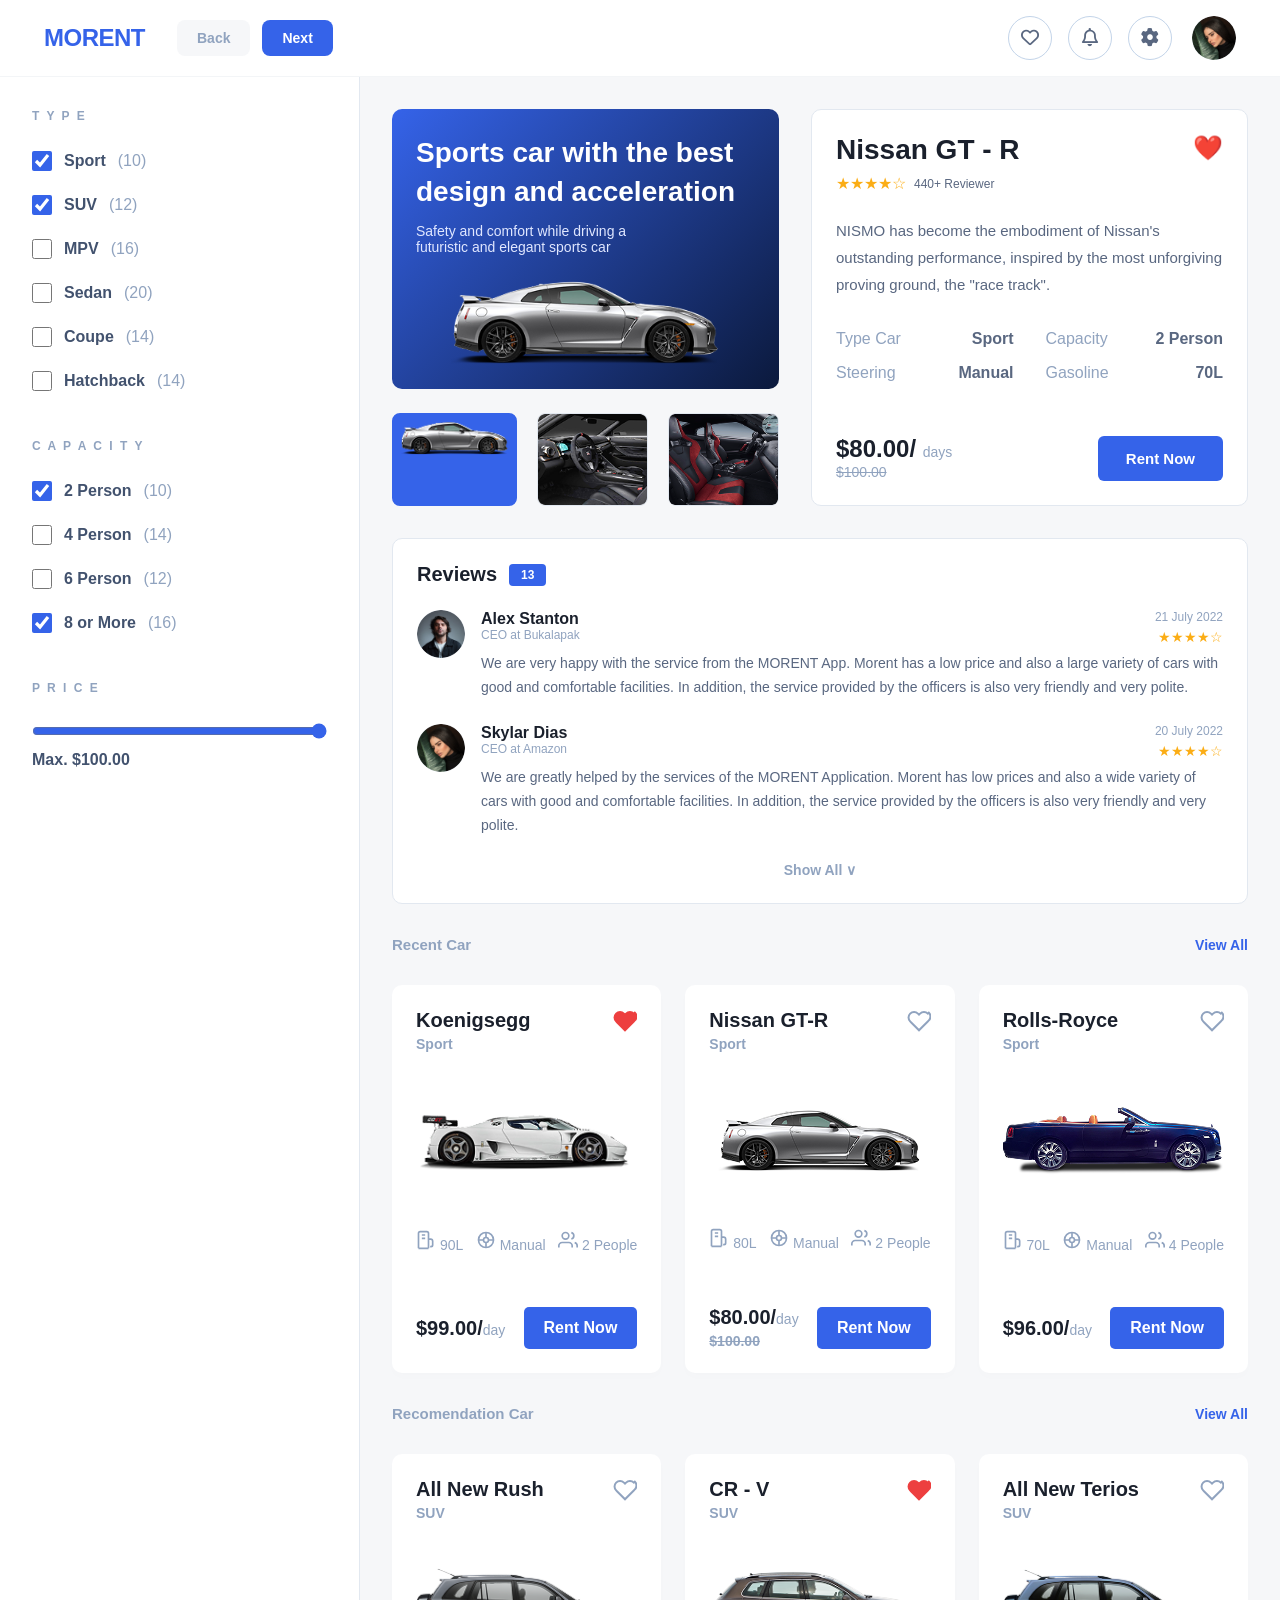
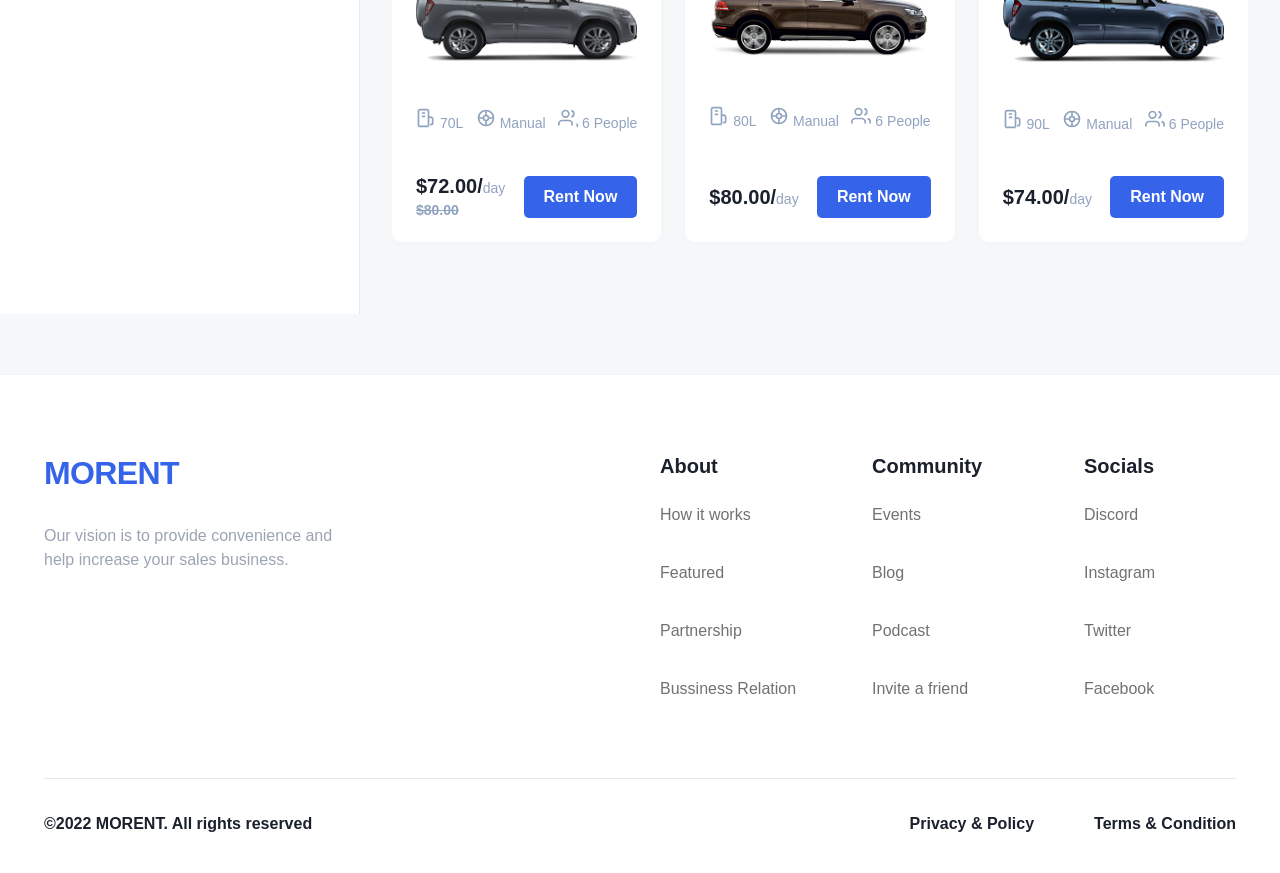
<file: detail.html>
<!DOCTYPE html>
<html lang="en">

<head>
    <meta charset="UTF-8">
    <meta name="viewport" content="width=device-width, initial-scale=1.0">
    <title>MORENT</title>

    <!-- ⚠️ MANA BU LINK SHART (Ikonkalar chiqishi uchun): -->
    <link rel="stylesheet" href="https://cdnjs.cloudflare.com/ajax/libs/font-awesome/6.4.0/css/all.min.css">

    <!-- Asosiy CSS faylingiz -->
    <link rel="stylesheet" href="style.css">
</head>

<body class="fade-in">

    <header class="main-header">
        <div class="header-container">

            <div class="header-left">
                <a href="index.html" class="logo">MORENT</a>
                <div class="nav-buttons">
                    <a href="category.html" class="btn-back">Back</a>
                    <a href="detail.html" class="btn-next">Next</a>
                </div>
            </div>

            <input type="checkbox" id="menu-toggle" class="menu-toggle">
            <label for="menu-toggle" class="burger-btn">
                <span></span>
                <span></span>
                <span></span>
            </label>

            <div class="header-right">
                <div class="header-icons">
                    <button class="action-icon"><i class="fa-regular fa-heart"></i></button>
                    <button class="action-icon"><i class="fa-regular fa-bell"></i></button>
                    <button class="action-icon"><i class="fa-solid fa-gear"></i></button>
                </div>
                <div class="profile-avatar">
                    <img src="./images/Profill (1).png" alt="User">
                </div>
            </div>

            <div class="mobile-dropdown">
                <div class="mobile-nav">
                    <a href="index.html" class="mobile-nav-btn">Home</a>
                    <a href="category.html" class="mobile-nav-btn">Category</a>
                    <a href="detail.html" class="mobile-nav-btn active">Detail</a>
                </div>
                <div class="mobile-actions">
                    <button class="action-icon"><i class="fa-regular fa-heart"></i></button>
                    <button class="action-icon"><i class="fa-regular fa-bell"></i></button>
                    <button class="action-icon"><i class="fa-solid fa-gear"></i></button>
                    <div class="profile-avatar">
                        <img src="./images/Profill (1).png" alt="User">
                    </div>
                </div>
            </div>

        </div>
    </header>
    <div class="category-wrapper">

        <aside class="sidebar">

            <div class="filter-section">
                <h4 class="filter-title">T Y P E</h4>
                <div class="checkbox-group">
                    <label><input type="checkbox" checked> Sport <span class="count">(10)</span></label>
                    <label><input type="checkbox" checked> SUV <span class="count">(12)</span></label>
                    <label><input type="checkbox"> MPV <span class="count">(16)</span></label>
                    <label><input type="checkbox"> Sedan <span class="count">(20)</span></label>
                    <label><input type="checkbox"> Coupe <span class="count">(14)</span></label>
                    <label><input type="checkbox"> Hatchback <span class="count">(14)</span></label>
                </div>
            </div>


            <div class="filter-section">
                <h4 class="filter-title">C A P A C I T Y</h4>
                <div class="checkbox-group">
                    <label><input type="checkbox" checked> 2 Person <span class="count">(10)</span></label>
                    <label><input type="checkbox"> 4 Person <span class="count">(14)</span></label>
                    <label><input type="checkbox"> 6 Person <span class="count">(12)</span></label>
                    <label><input type="checkbox" checked> 8 or More <span class="count">(16)</span></label>
                </div>
            </div>


            <div class="filter-section">
                <h4 class="filter-title">P R I C E</h4>
                <div class="price-slider-container">
                    <input type="range" min="0" max="100" value="100" class="price-slider">
                    <p class="price-value">Max. $100.00</p>
                </div>
            </div>
        </aside>


        <main class="category-content">


            <section class="detail-hero-section" style="display: flex; gap: 32px; margin-bottom: 32px;">

                <div class="detail-gallery" style="flex: 1; display: flex; flex-direction: column; gap: 24px;">
                    <div class="gallery-main-card"
                        style="background: linear-gradient(135deg, #3563E9 0%, #0B193C 100%); color: white; border-radius: 10px; padding: 24px; position: relative; overflow: hidden; min-height: 280px; display: flex; flex-direction: column; justify-content: space-between;">
                        <div>
                            <h2
                                style="font-size: 28px; font-weight: 600; line-height: 140%; max-width: 320px; margin-bottom: 12px;">
                                Sports car with the best design and acceleration</h2>
                            <p style="font-size: 14px; color: #E0E7FF; max-width: 260px;">Safety and comfort while
                                driving a futuristic and elegant sports car</p>
                        </div>
                        <div class="main-car-img"
                            style="display: flex; justify-content: center; align-items: center; margin-top: 10px;">
                            <img src="./images/image 8.png" alt="Nissan GT-R Main"
                                style="width: 80%; max-width: 380px; object-fit: contain;">
                        </div>
                    </div>

                    <div class="gallery-thumbs" style="display: flex; gap: 20px;">
                        <div class="thumb-box active"
                            style="border: 2px solid #3563E9; padding: 6px; border-radius: 8px; flex: 1; cursor: pointer; background: #3563E9;">
                            <img src="./images/Car copy.png" alt="Thumb 1"
                                style="width: 100%; object-fit: contain; border-radius: 4px;">
                        </div>
                        <div class="thumb-box"
                            style="border: 1px solid #E2E8F0; border-radius: 8px; flex: 1; cursor: pointer; display: flex; align-items: center; justify-content: center; background: #FFF;">
                            <img src="./images/View 2.png" alt="Interior 1"
                                style="width: 100%; object-fit: contain; border-radius: 6px;">
                        </div>
                        <div class="thumb-box"
                            style="border: 1px solid #E2E8F0; border-radius: 8px; flex: 1; cursor: pointer; display: flex; align-items: center; justify-content: center; background: #FFF;">
                            <img src="./images/View 3.png" alt="Interior 2"
                                style="width: 100%; object-fit: contain; border-radius: 6px;">
                        </div>
                    </div>
                </div>


                <div class="detail-specs-card"
                    style="flex: 1; background: #FFFFFF; border-radius: 10px; padding: 24px; display: flex; flex-direction: column; justify-content: space-between; border: 1px solid #E2E8F0;">
                    <div>

                        <div
                            style="display: flex; justify-content: space-between; align-items: flex-start; margin-bottom: 8px;">
                            <h2 style="font-size: 28px; color: #1A202C; font-weight: 700;">Nissan GT - R</h2>
                            <span style="color: red; font-size: 24px; cursor: pointer;">❤️</span>
                        </div>

                        <div style="display: flex; align-items: center; gap: 8px; margin-bottom: 24px;">
                            <span style="color: #FBAD15; font-size: 16px;">★★★★☆</span>
                            <span style="font-size: 12px; color: #596780; font-weight: 500;">440+ Reviewer</span>
                        </div>


                        <p style="font-size: 15px; line-height: 180%; color: #596780; margin-bottom: 32px;">
                            NISMO has become the embodiment of Nissan's outstanding performance, inspired by the most
                            unforgiving proving ground, the "race track".
                        </p>

                        <div class="specs-grid"
                            style="display: grid; grid-template-columns: 1fr 1fr; gap: 16px 32px; margin-bottom: 24px;">
                            <div style="display: flex; justify-content: space-between;"><span
                                    style="color: #90A3BF;">Type Car</span><span
                                    style="color: #596780; font-weight: 600;">Sport</span></div>
                            <div style="display: flex; justify-content: space-between;"><span
                                    style="color: #90A3BF;">Capacity</span><span
                                    style="color: #596780; font-weight: 600;">2 Person</span></div>
                            <div style="display: flex; justify-content: space-between;"><span
                                    style="color: #90A3BF;">Steering</span><span
                                    style="color: #596780; font-weight: 600;">Manual</span></div>
                            <div style="display: flex; justify-content: space-between;"><span
                                    style="color: #90A3BF;">Gasoline</span><span
                                    style="color: #596780; font-weight: 600;">70L</span></div>
                        </div>
                    </div>


                    <div style="display: flex; justify-content: space-between; align-items: center; margin-top: 20px;">
                        <div>
                            <div style="font-size: 24px; font-weight: 700; color: #1A202C;">$80.00/ <span
                                    style="font-size: 14px; color: #90A3BF; font-weight: 500;">days</span></div>
                            <span style="font-size: 14px; color: #90A3BF; text-decoration: line-through;">$100.00</span>
                        </div>
                        <button
                            style="background: #3563E9; color: white; border: none; padding: 14px 28px; border-radius: 6px; font-weight: 600; font-size: 15px; cursor: pointer;">Rent
                            Now</button>
                    </div>
                </div>
            </section>

            <section class="reviews-section"
                style="background: #FFFFFF; border-radius: 10px; padding: 24px; border: 1px solid #E2E8F0; margin-bottom: 32px;">

                <div style="display: flex; align-items: center; gap: 12px; margin-bottom: 24px;">
                    <h3 style="font-size: 20px; font-weight: 600; color: #1A202C;">Reviews</h3>
                    <span
                        style="background: #3563E9; color: white; font-size: 12px; font-weight: 600; padding: 4px 12px; border-radius: 4px;">13</span>
                </div>

                <div class="review-item" style="display: flex; gap: 16px; margin-bottom: 24px;">
                    <div class="avatar"
                        style="width: 48px; height: 48px; border-radius: 50%; overflow: hidden; background: #E2E8F0;">
                        <img src="./images/Profill (2).png" alt="Alex Stanton"
                            style="width: 100%; height: 100%; object-fit: cover;">
                    </div>
                    <div style="flex: 1;">
                        <div
                            style="display: flex; justify-content: space-between; align-items: flex-start; margin-bottom: 6px;">
                            <div>
                                <h4 style="font-size: 16px; font-weight: 700; color: #1A202C;">Alex Stanton</h4>
                                <p style="font-size: 12px; color: #90A3BF;">CEO at Bukalapak</p>
                            </div>
                            <div style="text-align: right;">
                                <p style="font-size: 12px; color: #90A3BF; margin-bottom: 4px;">21 July 2022</p>
                                <span style="color: #FBAD15; font-size: 14px;">★★★★☆</span>
                            </div>
                        </div>
                        <p style="font-size: 14px; line-height: 170%; color: #596780;">
                            We are very happy with the service from the MORENT App. Morent has a low price and also a
                            large variety of cars with good and comfortable facilities. In addition, the service
                            provided by the officers is also very friendly and very polite.
                        </p>
                    </div>
                </div>

                <div class="review-item" style="display: flex; gap: 16px; margin-bottom: 24px;">
                    <div class="avatar"
                        style="width: 48px; height: 48px; border-radius: 50%; overflow: hidden; background: #E2E8F0;">
                        <img src="./images/Profill (1).png" alt="Skylar Dias"
                            style="width: 100%; height: 100%; object-fit: cover;">
                    </div>
                    <div style="flex: 1;">
                        <div
                            style="display: flex; justify-content: space-between; align-items: flex-start; margin-bottom: 6px;">
                            <div>
                                <h4 style="font-size: 16px; font-weight: 700; color: #1A202C;">Skylar Dias</h4>
                                <p style="font-size: 12px; color: #90A3BF;">CEO at Amazon</p>
                            </div>
                            <div style="text-align: right;">
                                <p style="font-size: 12px; color: #90A3BF; margin-bottom: 4px;">20 July 2022</p>
                                <span style="color: #FBAD15; font-size: 14px;">★★★★☆</span>
                            </div>
                        </div>
                        <p style="font-size: 14px; line-height: 170%; color: #596780;">
                            We are greatly helped by the services of the MORENT Application. Morent has low prices and
                            also a wide variety of cars with good and comfortable facilities. In addition, the service
                            provided by the officers is also very friendly and very polite.
                        </p>
                    </div>
                </div>

                <div style="text-align: center; margin-top: 16px;">
                    <button
                        style="background: none; border: none; color: #90A3BF; font-weight: 600; cursor: pointer; font-size: 14px;">Show
                        All ∨</button>
                </div>
            </section>


            <section class="car-section" style="margin-bottom: 32px;">
                <div style="display: flex; justify-content: space-between; align-items: center; margin-bottom: 20px;">
                    <span style="color: #90A3BF; font-weight: 600; font-size: 15px;">Recent Car</span>
                    <a href="#" style="color: #3563E9; text-decoration: none; font-weight: 600; font-size: 14px;">View
                        All</a>
                </div>

                <div class="category-car-grid" style="display: grid; grid-template-columns: repeat(3, 1fr); gap: 24px;">

                    <!-- 1. Koenigsegg -->
                    <div class="car-card">
                        <div class="car-card-header">
                            <div>
                                <h3>Koenigsegg</h3>
                                <p>Sport</p>
                            </div>
                            <button class="rec-like-btn"
                                style="background: none; border: none; cursor: pointer; padding: 0;">
                                <svg width="24" height="24" viewBox="0 0 24 24" fill="#ED3F3F" stroke="#ED3F3F"
                                    stroke-width="2">
                                    <path
                                        d="M20.84 4.61a5.5 5.5 0 0 0-7.78 0L12 5.67l-1.06-1.06a5.5 5.5 0 0 0-7.78 7.78l1.06 1.06L12 21.23l8.78-8.78 1.06-1.06a5.5 5.5 0 0 0 0-7.78z">
                                    </path>
                                </svg>
                            </button>
                        </div>
                        <div class="car-image"><img src="./images/car.png" alt="Koenigsegg"></div>
                        <div class="car-specs">
                            <span>
                                <svg width="20" height="20" viewBox="0 0 24 24" fill="none" stroke="#90A3BF"
                                    stroke-width="2">
                                    <path
                                        d="M3 22V4a2 2 0 0 1 2-2h8a2 2 0 0 1 2 2v18M3 22h12M15 11h2.5a2.5 2.5 0 0 1 2.5 2.5V18a2 2 0 0 1-2 2h-1M7 6h4M7 10h4">
                                    </path>
                                </svg>
                                90L
                            </span>
                            <span>
                                <svg width="20" height="20" viewBox="0 0 24 24" fill="none" stroke="#90A3BF"
                                    stroke-width="2">
                                    <circle cx="12" cy="12" r="9"></circle>
                                    <circle cx="12" cy="12" r="3"></circle>
                                    <path d="M12 3v6M12 15v6M3 12h6M15 12h6"></path>
                                </svg>
                                Manual
                            </span>
                            <span>
                                <svg width="20" height="20" viewBox="0 0 24 24" fill="none" stroke="#90A3BF"
                                    stroke-width="2">
                                    <path d="M17 21v-2a4 4 0 0 0-4-4H5a4 4 0 0 0-4 4v2"></path>
                                    <circle cx="9" cy="7" r="4"></circle>
                                    <path d="M23 21v-2a4 4 0 0 0-3-3.87"></path>
                                    <path d="M16 3.13a4 4 0 0 1 0 7.75"></path>
                                </svg>
                                2 People
                            </span>
                        </div>
                        <div class="car-footer">
                            <div class="price"><span class="amount">$99.00/</span><span class="unit">day</span></div>
                            <button class="rent-btn">Rent Now</button>
                        </div>
                    </div>

                    <!-- 2. Nissan GT-R -->
                    <div class="car-card">
                        <div class="car-card-header">
                            <div>
                                <h3>Nissan GT-R</h3>
                                <p>Sport</p>
                            </div>
                            <button class="rec-like-btn"
                                style="background: none; border: none; cursor: pointer; padding: 0;">
                                <svg width="24" height="24" viewBox="0 0 24 24" fill="none" stroke="#90A3BF"
                                    stroke-width="2">
                                    <path
                                        d="M20.84 4.61a5.5 5.5 0 0 0-7.78 0L12 5.67l-1.06-1.06a5.5 5.5 0 0 0-7.78 7.78l1.06 1.06L12 21.23l8.78-8.78 1.06-1.06a5.5 5.5 0 0 0 0-7.78z">
                                    </path>
                                </svg>
                            </button>
                        </div>
                        <div class="car-image"><img src="./images/car (1).png" alt="Nissan"></div>
                        <div class="car-specs">
                            <span>
                                <svg width="20" height="20" viewBox="0 0 24 24" fill="none" stroke="#90A3BF"
                                    stroke-width="2">
                                    <path
                                        d="M3 22V4a2 2 0 0 1 2-2h8a2 2 0 0 1 2 2v18M3 22h12M15 11h2.5a2.5 2.5 0 0 1 2.5 2.5V18a2 2 0 0 1-2 2h-1M7 6h4M7 10h4">
                                    </path>
                                </svg>
                                80L
                            </span>
                            <span>
                                <svg width="20" height="20" viewBox="0 0 24 24" fill="none" stroke="#90A3BF"
                                    stroke-width="2">
                                    <circle cx="12" cy="12" r="9"></circle>
                                    <circle cx="12" cy="12" r="3"></circle>
                                    <path d="M12 3v6M12 15v6M3 12h6M15 12h6"></path>
                                </svg>
                                Manual
                            </span>
                            <span>
                                <svg width="20" height="20" viewBox="0 0 24 24" fill="none" stroke="#90A3BF"
                                    stroke-width="2">
                                    <path d="M17 21v-2a4 4 0 0 0-4-4H5a4 4 0 0 0-4 4v2"></path>
                                    <circle cx="9" cy="7" r="4"></circle>
                                    <path d="M23 21v-2a4 4 0 0 0-3-3.87"></path>
                                    <path d="M16 3.13a4 4 0 0 1 0 7.75"></path>
                                </svg>
                                2 People
                            </span>
                        </div>
                        <div class="car-footer">
                            <div class="price">
                                <span class="amount">$80.00/</span><span class="unit">day</span>
                                <p class="old-price">$100.00</p>
                            </div>
                            <button class="rent-btn">Rent Now</button>
                        </div>
                    </div>

                    <!-- 3. Rolls-Royce -->
                    <div class="car-card">
                        <div class="car-card-header">
                            <div>
                                <h3>Rolls-Royce</h3>
                                <p>Sport</p>
                            </div>
                            <button class="rec-like-btn"
                                style="background: none; border: none; cursor: pointer; padding: 0;">
                                <svg width="24" height="24" viewBox="0 0 24 24" fill="none" stroke="#90A3BF"
                                    stroke-width="2">
                                    <path
                                        d="M20.84 4.61a5.5 5.5 0 0 0-7.78 0L12 5.67l-1.06-1.06a5.5 5.5 0 0 0-7.78 7.78l1.06 1.06L12 21.23l8.78-8.78 1.06-1.06a5.5 5.5 0 0 0 0-7.78z">
                                    </path>
                                </svg>
                            </button>
                        </div>
                        <div class="car-image"><img src="./images/Car (2).png" alt="Rolls-Royce"></div>
                        <div class="car-specs">
                            <span>
                                <svg width="20" height="20" viewBox="0 0 24 24" fill="none" stroke="#90A3BF"
                                    stroke-width="2">
                                    <path
                                        d="M3 22V4a2 2 0 0 1 2-2h8a2 2 0 0 1 2 2v18M3 22h12M15 11h2.5a2.5 2.5 0 0 1 2.5 2.5V18a2 2 0 0 1-2 2h-1M7 6h4M7 10h4">
                                    </path>
                                </svg>
                                70L
                            </span>
                            <span>
                                <svg width="20" height="20" viewBox="0 0 24 24" fill="none" stroke="#90A3BF"
                                    stroke-width="2">
                                    <circle cx="12" cy="12" r="9"></circle>
                                    <circle cx="12" cy="12" r="3"></circle>
                                    <path d="M12 3v6M12 15v6M3 12h6M15 12h6"></path>
                                </svg>
                                Manual
                            </span>
                            <span>
                                <svg width="20" height="20" viewBox="0 0 24 24" fill="none" stroke="#90A3BF"
                                    stroke-width="2">
                                    <path d="M17 21v-2a4 4 0 0 0-4-4H5a4 4 0 0 0-4 4v2"></path>
                                    <circle cx="9" cy="7" r="4"></circle>
                                    <path d="M23 21v-2a4 4 0 0 0-3-3.87"></path>
                                    <path d="M16 3.13a4 4 0 0 1 0 7.75"></path>
                                </svg>
                                4 People
                            </span>
                        </div>
                        <div class="car-footer">
                            <div class="price"><span class="amount">$96.00/</span><span class="unit">day</span></div>
                            <button class="rent-btn">Rent Now</button>
                        </div>
                    </div>

                </div>
            </section>

            <!-- Recomendation Car Section -->
            <section class="car-section" style="margin-bottom: 40px;">
                <div style="display: flex; justify-content: space-between; align-items: center; margin-bottom: 20px;">
                    <span style="color: #90A3BF; font-weight: 600; font-size: 15px;">Recomendation Car</span>
                    <a href="#" style="color: #3563E9; text-decoration: none; font-weight: 600; font-size: 14px;">View
                        All</a>
                </div>

                <div class="category-car-grid" style="display: grid; grid-template-columns: repeat(3, 1fr); gap: 24px;">

                    <!-- 1. All New Rush -->
                    <div class="car-card">
                        <div class="car-card-header">
                            <div>
                                <h3>All New Rush</h3>
                                <p>SUV</p>
                            </div>
                            <button class="rec-like-btn"
                                style="background: none; border: none; cursor: pointer; padding: 0;">
                                <svg width="24" height="24" viewBox="0 0 24 24" fill="none" stroke="#90A3BF"
                                    stroke-width="2">
                                    <path
                                        d="M20.84 4.61a5.5 5.5 0 0 0-7.78 0L12 5.67l-1.06-1.06a5.5 5.5 0 0 0-7.78 7.78l1.06 1.06L12 21.23l8.78-8.78 1.06-1.06a5.5 5.5 0 0 0 0-7.78z">
                                    </path>
                                </svg>
                            </button>
                        </div>
                        <div class="car-image"><img src="./images/Car (4).png" alt="All New Rush"></div>
                        <div class="car-specs">
                            <span>
                                <svg width="20" height="20" viewBox="0 0 24 24" fill="none" stroke="#90A3BF"
                                    stroke-width="2">
                                    <path
                                        d="M3 22V4a2 2 0 0 1 2-2h8a2 2 0 0 1 2 2v18M3 22h12M15 11h2.5a2.5 2.5 0 0 1 2.5 2.5V18a2 2 0 0 1-2 2h-1M7 6h4M7 10h4">
                                    </path>
                                </svg>
                                70L
                            </span>
                            <span>
                                <svg width="20" height="20" viewBox="0 0 24 24" fill="none" stroke="#90A3BF"
                                    stroke-width="2">
                                    <circle cx="12" cy="12" r="9"></circle>
                                    <circle cx="12" cy="12" r="3"></circle>
                                    <path d="M12 3v6M12 15v6M3 12h6M15 12h6"></path>
                                </svg>
                                Manual
                            </span>
                            <span>
                                <svg width="20" height="20" viewBox="0 0 24 24" fill="none" stroke="#90A3BF"
                                    stroke-width="2">
                                    <path d="M17 21v-2a4 4 0 0 0-4-4H5a4 4 0 0 0-4 4v2"></path>
                                    <circle cx="9" cy="7" r="4"></circle>
                                    <path d="M23 21v-2a4 4 0 0 1 0 3.87"></path>
                                    <path d="M16 3.13a4 4 0 0 1 0 7.75"></path>
                                </svg>
                                6 People
                            </span>
                        </div>
                        <div class="car-footer">
                            <div class="price">
                                <span class="amount">$72.00/</span><span class="unit">day</span>
                                <p class="old-price">$80.00</p>
                            </div>
                            <button class="rent-btn">Rent Now</button>
                        </div>
                    </div>

                    <!-- 2. CR - V -->
                    <div class="car-card">
                        <div class="car-card-header">
                            <div>
                                <h3>CR - V</h3>
                                <p>SUV</p>
                            </div>
                            <button class="rec-like-btn"
                                style="background: none; border: none; cursor: pointer; padding: 0;">
                                <svg width="24" height="24" viewBox="0 0 24 24" fill="#ED3F3F" stroke="#ED3F3F"
                                    stroke-width="2">
                                    <path
                                        d="M20.84 4.61a5.5 5.5 0 0 0-7.78 0L12 5.67l-1.06-1.06a5.5 5.5 0 0 0-7.78 7.78l1.06 1.06L12 21.23l8.78-8.78 1.06-1.06a5.5 5.5 0 0 0 0-7.78z">
                                    </path>
                                </svg>
                            </button>
                        </div>
                        <div class="car-image"><img src="./images/Car (5).png" alt="CR - V"></div>
                        <div class="car-specs">
                            <span>
                                <svg width="20" height="20" viewBox="0 0 24 24" fill="none" stroke="#90A3BF"
                                    stroke-width="2">
                                    <path
                                        d="M3 22V4a2 2 0 0 1 2-2h8a2 2 0 0 1 2 2v18M3 22h12M15 11h2.5a2.5 2.5 0 0 1 2.5 2.5V18a2 2 0 0 1-2 2h-1M7 6h4M7 10h4">
                                    </path>
                                </svg>
                                80L
                            </span>
                            <span>
                                <svg width="20" height="20" viewBox="0 0 24 24" fill="none" stroke="#90A3BF"
                                    stroke-width="2">
                                    <circle cx="12" cy="12" r="9"></circle>
                                    <circle cx="12" cy="12" r="3"></circle>
                                    <path d="M12 3v6M12 15v6M3 12h6M15 12h6"></path>
                                </svg>
                                Manual
                            </span>
                            <span>
                                <svg width="20" height="20" viewBox="0 0 24 24" fill="none" stroke="#90A3BF"
                                    stroke-width="2">
                                    <path d="M17 21v-2a4 4 0 0 0-4-4H5a4 4 0 0 0-4 4v2"></path>
                                    <circle cx="9" cy="7" r="4"></circle>
                                    <path d="M23 21v-2a4 4 0 0 0-3-3.87"></path>
                                    <path d="M16 3.13a4 4 0 0 1 0 7.75"></path>
                                </svg>
                                6 People
                            </span>
                        </div>
                        <div class="car-footer">
                            <div class="price"><span class="amount">$80.00/</span><span class="unit">day</span></div>
                            <button class="rent-btn">Rent Now</button>
                        </div>
                    </div>

                    <!-- 3. All New Terios -->
                    <div class="car-card">
                        <div class="car-card-header">
                            <div>
                                <h3>All New Terios</h3>
                                <p>SUV</p>
                            </div>
                            <button class="rec-like-btn"
                                style="background: none; border: none; cursor: pointer; padding: 0;">
                                <svg width="24" height="24" viewBox="0 0 24 24" fill="none" stroke="#90A3BF"
                                    stroke-width="2">
                                    <path
                                        d="M20.84 4.61a5.5 5.5 0 0 0-7.78 0L12 5.67l-1.06-1.06a5.5 5.5 0 0 0-7.78 7.78l1.06 1.06L12 21.23l8.78-8.78 1.06-1.06a5.5 5.5 0 0 0 0-7.78z">
                                    </path>
                                </svg>
                            </button>
                        </div>
                        <div class="car-image"><img src="./images/Car (6).png" alt="All New Terios"></div>
                        <div class="car-specs">
                            <span>
                                <svg width="20" height="20" viewBox="0 0 24 24" fill="none" stroke="#90A3BF"
                                    stroke-width="2">
                                    <path
                                        d="M3 22V4a2 2 0 0 1 2-2h8a2 2 0 0 1 2 2v18M3 22h12M15 11h2.5a2.5 2.5 0 0 1 2.5 2.5V18a2 2 0 0 1-2 2h-1M7 6h4M7 10h4">
                                    </path>
                                </svg>
                                90L
                            </span>
                            <span>
                                <svg width="20" height="20" viewBox="0 0 24 24" fill="none" stroke="#90A3BF"
                                    stroke-width="2">
                                    <circle cx="12" cy="12" r="9"></circle>
                                    <circle cx="12" cy="12" r="3"></circle>
                                    <path d="M12 3v6M12 15v6M3 12h6M15 12h6"></path>
                                </svg>
                                Manual
                            </span>
                            <span>
                                <svg width="20" height="20" viewBox="0 0 24 24" fill="none" stroke="#90A3BF"
                                    stroke-width="2">
                                    <path d="M17 21v-2a4 4 0 0 0-4-4H5a4 4 0 0 0-4 4v2"></path>
                                    <circle cx="9" cy="7" r="4"></circle>
                                    <path d="M23 21v-2a4 4 0 0 0-3-3.87"></path>
                                    <path d="M16 3.13a4 4 0 0 1 0 7.75"></path>
                                </svg>
                                6 People
                            </span>
                        </div>
                        <div class="car-footer">
                            <div class="price"><span class="amount">$74.00/</span><span class="unit">day</span></div>
                            <button class="rent-btn">Rent Now</button>
                        </div>
                    </div>

                </div>
            </section>
        </main>
    </div>
    <footer class="main-footer">
        <div class="footer-container">

            <div class="footer-top">
                <div class="footer-brand">
                    <a href="index.html" class="footer-logo">MORENT</a>
                    <p class="footer-desc">Our vision is to provide convenience and help increase your sales business.
                    </p>
                </div>

                <div class="footer-links-container">
                    <div class="footer-col">
                        <h3>About</h3>
                        <ul>
                            <li><a href="#">How it works</a></li>
                            <li><a href="#">Featured</a></li>
                            <li><a href="#">Partnership</a></li>
                            <li><a href="#">Bussiness Relation</a></li>
                        </ul>
                    </div>
                    <div class="footer-col">
                        <h3>Community</h3>
                        <ul>
                            <li><a href="#">Events</a></li>
                            <li><a href="#">Blog</a></li>
                            <li><a href="#">Podcast</a></li>
                            <li><a href="#">Invite a friend</a></li>
                        </ul>
                    </div>
                    <div class="footer-col">
                        <h3>Socials</h3>
                        <ul>
                            <li><a href="#">Discord</a></li>
                            <li><a href="#">Instagram</a></li>
                            <li><a href="#">Twitter</a></li>
                            <li><a href="#">Facebook</a></li>
                        </ul>
                    </div>
                </div>
            </div>

            <div class="footer-divider"></div>


            <div class="footer-bottom">
                <p class="copyright">©2022 MORENT. All rights reserved</p>
                <div class="footer-legal">
                    <a href="#">Privacy & Policy</a>
                    <a href="#">Terms & Condition</a>
                </div>
            </div>
        </div>
    </footer>

    <script src="script.js"></script>
</body>

</html>
</file>
<file: style.css>
body {
    margin: 0;
    font-family: sans-serif;
    background-color: #F6F7F9;
}

.main-header {
    width: 100%;
    background: #FFF;
    padding: 15px 0;
    border-bottom: 1px solid #E2E8F0;
}

.header-container {
    max-width: 1200px;
    margin: 0 auto;
    padding: 0 20px;
    display: flex;
    justify-content: space-between;
    align-items: center;
}

.logo {
    color: #3563E9;
    font-size: 24px;
    font-weight: bold;
    text-decoration: none;
}

.page-navigation {
    display: flex;
    gap: 10px;
}

.nav-btn {
    padding: 8px 16px;
    font-size: 14px;
    font-weight: 600;
    text-decoration: none;
    border-radius: 6px;
    cursor: pointer;
    transition: all 0.2s;
}

.back-btn {
    background: #E2E8F0;
    color: #4A5568;
    border: 1px solid #CBD5E1;
}

.back-btn:hover {
    background: #CBD5E1;
    transform: translateX(-2px);
}

.next-btn {
    background: #3563E9;
    color: #FFF;
    border: none;
}

.next-btn:hover {
    background: #224ec1;
    transform: translateX(2px);
}


.fade-in {
    animation: fadeInPage 0.4s ease-out forwards;
}

.fade-out {
    animation: fadeOutPage 0.4s ease-in forwards;
}

@keyframes fadeInPage {
    from {
        opacity: 0;
        transform: translateY(8px);
    }

    to {
        opacity: 1;
        transform: translateY(0);
    }
}

@keyframes fadeOutPage {
    from {
        opacity: 1;
        transform: translateY(0);
    }

    to {
        opacity: 0;
        transform: translateY(-8px);
    }
}

* {
    box-sizing: border-box;
    margin: 0;
    padding: 0;
    font-family: 'Plus Jakarta Sans', sans-serif;
}

body {
    background-color: #F6F7F9;
    color: #1A202C;
}

.container {
    max-width: 1300px;
    margin: 0 auto;
    padding: 32px 24px;
}

.main-header {
    background-color: #FFFFFF;
    padding: 20px 32px;
    display: flex;
    justify-content: space-between;
    align-items: center;
    border-bottom: 1px solid #E2E8F0;
}

.header-left,
.header-right {
    display: flex;
    align-items: center;
    gap: 24px;
}

.logo {
    color: #3563E9;
    font-size: 28px;
    font-weight: 700;
    text-decoration: none;
    letter-spacing: -0.5px;
}


.search-bar {
    display: flex;
    align-items: center;
    background-color: #FFFFFF;
    border: 1px solid #C3D4E9;
    border-radius: 70px;
    padding: 10px 20px;
    width: 442px;
    gap: 12px;
}

.search-bar input {
    border: none;
    outline: none;
    width: 100%;
    font-size: 14px;
    color: #596780;
}

.search-icon,
.filter-icon {
    color: #596780;
    cursor: pointer;
    font-size: 16px;
}

.page-navigation {
    display: flex;
    gap: 8px;
}

.nav-btn {
    padding: 8px 16px;
    font-size: 13px;
    font-weight: 600;
    text-decoration: none;
    border-radius: 6px;
    cursor: pointer;
    transition: all 0.2s;
}

.back-btn {
    background: #E2E8F0;
    color: #4A5568;
    border: 1px solid #CBD5E1;
}

.back-btn:hover {
    background: #CBD5E1;
    transform: translateX(-2px);
}

.next-btn {
    background: #3563E9;
    color: #FFF;
    border: none;
}

.next-btn:hover {
    background: #224ec1;
    transform: translateX(2px);
}


.header-icons {
    display: flex;
    gap: 16px;
    align-items: center;
}

.icon-circle {
    width: 44px;
    height: 44px;
    border: 1px solid #C3D4E9;
    border-radius: 50%;
    display: flex;
    align-items: center;
    justify-content: center;
    cursor: pointer;
    font-size: 16px;
    position: relative;
}

.notification::after {
    content: '';
    position: absolute;
    top: 2px;
    right: 2px;
    width: 8px;
    height: 8px;
    background-color: #FF4423;
    border-radius: 50%;
}

.profile-avatar {
    width: 44px;
    height: 44px;
    border-radius: 50%;
    background-color: #E2E8F0;
    display: flex;
    align-items: center;
    justify-content: center;
    font-size: 20px;
    cursor: pointer;
}

.hero-section {
    display: flex;
    gap: 32px;
    justify-content: space-between;
    width: 100%;
}

.hero-card {
    flex: 1;
    border-radius: 10px;
    padding: 24px;
    position: relative;
    min-height: 360px;
    display: flex;
    flex-direction: column;
    justify-content: space-between;
    overflow: hidden;
}


.bg-light-blue {
    background-color: #54A6FF;
}

.bg-dark-blue {
    background-color: #3563E9;
}

.hero-content {
    max-width: 280px;
    z-index: 2;
}

.hero-content h1 {
    color: #FFFFFF;
    font-size: 32px;
    font-weight: 600;
    line-height: 150%;
    margin-bottom: 16px;
}

.hero-content p {
    color: #FFFFFF;
    font-size: 16px;
    line-height: 150%;
    margin-bottom: 20px;
    opacity: 0.9;
}


.hero-btn {
    padding: 12px 24px;
    border-radius: 5px;
    font-size: 16px;
    font-weight: 600;
    border: none;
    cursor: pointer;
    transition: background 0.2s;
}

.btn-dark-blue {
    background-color: #3563E9;
    color: #FFFFFF;
}

.btn-dark-blue:hover {
    background-color: #224ec1;
}

.btn-light-blue {
    background-color: #54A6FF;
    color: #FFFFFF;
}

.btn-light-blue:hover {
    background-color: #3d8fdf;
}


.car-image-placeholder {
    width: 100%;
    text-align: center;
    margin-top: auto;
    padding-top: 20px;
    color: rgba(255, 255, 255, 0.7);
    font-style: italic;
    font-size: 14px;
    z-index: 1;
}


.fade-in {
    animation: fadeInPage 0.4s ease-out forwards;
}

.fade-out {
    animation: fadeOutPage 0.4s ease-in forwards;
}

@keyframes fadeInPage {
    from {
        opacity: 0;
        transform: translateY(8px);
    }

    to {
        opacity: 1;
        transform: translateY(0);
    }
}

@keyframes fadeOutPage {
    from {
        opacity: 1;
        transform: translateY(0);
    }

    to {
        opacity: 0;
        transform: translateY(-8px);
    }
}

/* ================= 3. BOOKING SECTION ================= */
.booking-container {
    display: flex;
    align-items: center;
    justify-content: space-between;
    gap: 20px;
    margin: 32px 0;
    position: relative;
}

.booking-card {
    background-color: #FFFFFF;
    flex: 1;
    border-radius: 10px;
    padding: 24px 48px;
    box-shadow: 0px 4px 10px rgba(0, 0, 0, 0.02);
}

.card-title {
    display: flex;
    align-items: center;
    gap: 8px;
    margin-bottom: 16px;
}

.card-title h3 {
    font-size: 16px;
    font-weight: 600;
}

.dot {
    width: 8px;
    height: 8px;
    border-radius: 50%;
}

.blue-dot {
    background-color: #3563E9;
    box-shadow: 0 0 0 4px rgba(53, 99, 233, 0.3);
}

.light-blue-dot {
    background-color: #54A6FF;
    box-shadow: 0 0 0 4px rgba(84, 166, 255, 0.3);
}

.booking-fields {
    display: flex;
    align-items: center;
    justify-content: space-between;
}

.field-group {
    display: flex;
    flex-direction: column;
    gap: 6px;
    flex: 1;
}

.field-group label {
    font-size: 16px;
    font-weight: 700;
    color: #1A202C;
}

.field-group select {
    border: none;
    outline: none;
    font-size: 12px;
    color: #90A3BF;
    background: transparent;
    cursor: pointer;
}

.divider {
    width: 1px;
    height: 48px;
    background-color: #C3D4E9;
    opacity: 0.4;
    margin: 0 24px;
}

/* Switch Button */
.switch-btn {
    background-color: #3563E9;
    color: white;
    border: none;
    width: 60px;
    height: 60px;
    border-radius: 10px;
    display: flex;
    align-items: center;
    justify-content: center;
    font-size: 20px;
    cursor: pointer;
    box-shadow: 0px 10px 20px rgba(53, 99, 233, 0.3);
    transition: transform 0.2s;
    z-index: 5;
}

.switch-btn:hover {
    transform: scale(1.05);
}


.car-section {
    margin-bottom: 40px;
}

.section-header {
    display: flex;
    justify-content: space-between;
    align-items: center;
    margin-bottom: 20px;
}

.section-header h2 {
    font-size: 16px;
    color: #90A3BF;
    font-weight: 600;
}

.view-all {
    color: #3563E9;
    text-decoration: none;
    font-size: 16px;
    font-weight: 600;
}

.car-grid {
    display: grid;
    grid-template-columns: repeat(auto-fit, minmax(280px, 1fr));
    gap: 32px;
}

.car-card {
    background-color: #FFFFFF;
    border-radius: 10px;
    padding: 24px;
    display: flex;
    flex-direction: column;
    justify-content: space-between;
    min-height: 380px;
    box-shadow: 0px 4px 10px rgba(0, 0, 0, 0.01);
}

.car-card-header {
    display: flex;
    justify-content: space-between;
    align-items: flex-start;
}

.car-card-header h3 {
    font-size: 20px;
    font-weight: 700;
    color: #1A202C;
}

.car-card-header p {
    font-size: 14px;
    color: #90A3BF;
    font-weight: 600;
}

.heart-icon {
    font-size: 20px;
    cursor: pointer;
}

.car-image {
    display: flex;
    justify-content: center;
    align-items: center;
    margin: 24px 0;
}

.car-image img {
    max-width: 100%;
    height: auto;
    object-fit: contain;
}

.car-specs {
    display: flex;
    justify-content: space-between;
    font-size: 14px;
    color: #90A3BF;
    font-weight: 500;
    margin-bottom: 24px;
}

.car-footer {
    display: flex;
    justify-content: space-between;
    align-items: center;
}

.price .amount {
    font-size: 20px;
    font-weight: 700;
    color: #1A202C;
}

.price .unit {
    font-size: 14px;
    color: #90A3BF;
}

.old-price {
    font-size: 14px;
    color: #90A3BF;
    text-decoration: line-through;
}

.rent-btn {
    background-color: #3563E9;
    color: white;
    border: none;
    padding: 10px 20px;
    font-size: 14px;
    font-weight: 600;
    border-radius: 4px;
    cursor: pointer;
    transition: background 0.2s;
}

.rent-btn:hover {
    background-color: #224ec1;
}

.load-more-container {
    display: flex;
    flex-direction: column;
    align-items: center;
    justify-content: center;
    margin-top: 48px;
    position: relative;
    width: 100%;
}

.show-more-btn {
    background-color: #3563E9;
    color: white;
    border: none;
    padding: 14px 28px;
    font-size: 16px;
    font-weight: 600;
    border-radius: 4px;
    cursor: pointer;
    transition: background 0.2s;
}

.show-more-btn:hover {
    background-color: #224ec1;
}

.car-count {
    position: absolute;
    right: 0;
    font-size: 14px;
    color: #90A3BF;
    font-weight: 600;
}


.main-footer {
    background-color: #FFFFFF;
    padding: 60px 0 40px 0;
    margin-top: 60px;
    border-top: 1px solid #E2E8F0;
}


.footer-top {
    display: flex;
    justify-content: space-between;
    align-items: flex-start;
    flex-wrap: wrap;
    gap: 48px;
}

.footer-brand {
    max-width: 292px;
}

.footer-brand p {
    font-size: 16px;
    line-height: 150%;
    color: #596780;
    margin-top: 16px;
    font-weight: 500;
}

.footer-links-container {
    display: flex;
    gap: 60px;
    flex-wrap: wrap;
}

.footer-col {
    min-width: 152px;
}

.footer-col h3 {
    font-size: 20px;
    font-weight: 600;
    color: #1A202C;
    margin-bottom: 24px;
}

.footer-col ul {
    list-style: none;
    padding: 0;
    margin: 0;
    display: flex;
    flex-direction: column;
    gap: 20px;
}

.footer-col ul li a {
    text-decoration: none;
    color: #596780;
    font-size: 16px;
    font-weight: 500;
    transition: color 0.2s ease;
}

.footer-col ul li a:hover {
    color: #3563E9;

}


.footer-divider {
    height: 1px;
    background-color: #E2E8F0;
    margin: 36px 0;
}

.footer-bottom {
    display: flex;
    justify-content: space-between;
    align-items: center;
    flex-wrap: wrap;
    gap: 24px;
}

.footer-copyright p {
    font-size: 16px;
    font-weight: 600;
    color: #1A202C;
}

.footer-legal {
    display: flex;
    gap: 60px;

}

.footer-legal a {
    text-decoration: none;
    font-size: 16px;
    font-weight: 600;
    color: #1A202C;
    transition: color 0.2s ease;
}

.footer-legal a:hover {
    color: #3563E9;
}


@media (max-width: 768px) {
    .footer-top {
        flex-direction: column;
    }

    .footer-links-container {
        width: 100%;
        justify-content: space-between;
        gap: 32px;
    }

    .footer-bottom {
        flex-direction: column-reverse;
        align-items: flex-start;
    }

    .footer-legal {
        width: 100%;
        justify-content: space-between;
        gap: 20px;
    }
}

/* ================= CATEGORY PAGE LAYOUT ================= */
.category-wrapper {
    display: flex;
    width: 100%;
    min-height: calc(100vh - 85px);
}

/* Chap tomondagi filter paneli */
.sidebar {
    width: 360px;
    background-color: #FFFFFF;
    padding: 32px;
    border-right: 1px solid #E2E8F0;
    display: flex;
    flex-direction: column;
    gap: 48px;
    flex-shrink: 0;
}

.filter-section {
    display: flex;
    flex-direction: column;
    gap: 28px;
}

.filter-title {
    font-size: 12px;
    font-weight: 600;
    color: #90A3BF;
    letter-spacing: 2px;
}

.checkbox-group {
    display: flex;
    flex-direction: column;
    gap: 24px;
}

.checkbox-group label {
    display: flex;
    align-items: center;
    font-size: 16px;
    font-weight: 600;
    color: #42526E;
    cursor: pointer;
    gap: 12px;
}

.checkbox-group input[type="checkbox"] {
    width: 20px;
    height: 20px;
    accent-color: #3563E9;
    /* Ko'k rangli checkbox */
    cursor: pointer;
}

.checkbox-group .count {
    color: #90A3BF;
    font-weight: 500;
}

/* Range Slider (Narx filtri) */
.price-slider-container {
    display: flex;
    flex-direction: column;
    gap: 12px;
}

.price-slider {
    width: 100%;
    accent-color: #3563E9;
    cursor: pointer;
}

.price-value {
    font-size: 16px;
    font-weight: 600;
    color: #42526E;
}

/* O'ng tomondagi asosiy kontent */
.category-content {
    flex-grow: 1;
    padding: 32px;
    background-color: #F6F7F9;
}

/* Yangi 3 ustunli Mashina Griddi */
.category-car-grid {
    display: grid;
    grid-template-columns: repeat(3, 1fr);
    /* Bir qatorda aniq 3 ta karta */
    gap: 32px;
    margin-top: 32px;
}

/* Mobil va Planshet ekranlar moslashuvchanligi */
@media (max-width: 1200px) {
    .category-car-grid {
        grid-template-columns: repeat(2, 1fr);
    }
}

@media (max-width: 992px) {
    .category-wrapper {
        flex-direction: column;
    }

    .sidebar {
        width: 100%;
        border-right: none;
        border-bottom: 1px solid #E2E8F0;
    }

    .category-car-grid {
        grid-template-columns: repeat(1, 1fr);
    }
}

/* ================= FOOTER STYLES ================= */
.main-footer {
    background-color: #FFFFFF;
    padding: 60px 0 40px 0;
    margin-top: 60px;
    border-top: 1px solid #E2E8F0;
    width: 100%;
}

.footer-top {
    display: flex;
    justify-content: space-between;
    align-items: flex-start;
    flex-wrap: wrap;
    gap: 48px;
}

.footer-brand {
    max-width: 292px;
}

.footer-brand p {
    font-size: 16px;
    line-height: 150%;
    color: #596780;
    margin-top: 16px;
    font-weight: 500;
}

.footer-links-container {
    display: flex;
    gap: 60px;
    flex-wrap: wrap;
}

.footer-col {
    min-width: 152px;
}

.footer-col h3 {
    font-size: 20px;
    font-weight: 600;
    color: #1A202C;
    margin-bottom: 24px;
}

.footer-col ul {
    list-style: none;
    padding: 0;
    margin: 0;
    display: flex;
    flex-direction: column;
    gap: 20px;
}

.footer-col ul li a {
    text-decoration: none;
    color: #596780;
    font-size: 16px;
    font-weight: 500;
    transition: color 0.2s ease;
}

.footer-col ul li a:hover {
    color: #3563E9;
}

.footer-divider {
    height: 1px;
    background-color: #E2E8F0;
    margin: 36px 0;
}

.footer-bottom {
    display: flex;
    justify-content: space-between;
    align-items: center;
    flex-wrap: wrap;
    gap: 24px;
}

.footer-copyright p {
    font-size: 16px;
    font-weight: 600;
    color: #1A202C;
}

.footer-legal {
    display: flex;
    gap: 60px;
}

.footer-legal a {
    text-decoration: none;
    font-size: 16px;
    font-weight: 600;
    color: #1A202C;
    transition: color 0.2s ease;
}

.footer-legal a:hover {
    color: #3563E9;
}

/* Mobil moslashuvchanlik (Responsive) */
@media (max-width: 768px) {
    .footer-top {
        flex-direction: column;
    }

    .footer-links-container {
        width: 100%;
        justify-content: space-between;
        gap: 32px;
    }

    .footer-bottom {
        flex-direction: column-reverse;
        align-items: flex-start;
    }

    .footer-legal {
        width: 100%;
        justify-content: space-between;
        gap: 20px;
    }
}

/* ================= RESPONSIVE & FOOTER CSS ================= */

/* FOOTER TUZATISHI (Tepaga tekislash) */
.main-footer {
    background-color: #FFFFFF;
    width: 100%;
    padding: 60px 0 40px 0;
    border-top: 1px solid #E2E8F0;
    display: block;
}

.footer-container {
    max-width: 1300px;
    margin: 0 auto;
    padding: 0 24px;
}

.footer-top {
    display: flex;
    justify-content: space-between;
    align-items: flex-start;
    /* Ustunlarni tepadan tekislaydi */
    gap: 40px;
    width: 100%;
}

.footer-links-container {
    display: flex;
    gap: 60px;
    align-items: flex-start;

}


@media (max-width: 1024px) {
    .category-wrapper {
        flex-direction: column;

    }


    .detail-hero-section {
        flex-direction: column;
        gap: 24px !important;
    }

    .category-car-grid {
        grid-template-columns: repeat(2, 1fr) !important;

    }
}


@media (max-width: 768px) {

    .main-header {
        padding: 16px;
        flex-direction: column;
        gap: 16px;
        align-items: stretch;
    }

    .header-left {
        justify-content: space-between;
        width: 100%;
    }

    .search-bar {
        width: 100%;
        order: 3;
    }


    .mobile-menu-btn {
        display: flex;
        flex-direction: column;
        justify-content: space-between;
        width: 24px;
        height: 18px;
        background: transparent;
        border: none;
        cursor: pointer;
        padding: 0;
        z-index: 1001;
    }

    .mobile-menu-btn span {
        width: 100%;
        height: 2px;
        background-color: #596780;
        transition: all 0.3s ease;
    }


    .mobile-menu-btn.active span:nth-child(1) {
        transform: translateY(8px) rotate(45deg);
    }

    .mobile-menu-btn.active span:nth-child(2) {
        opacity: 0;
    }

    .mobile-menu-btn.active span:nth-child(3) {
        transform: translateY(-8px) rotate(-45deg);
    }


    .sidebar {
        position: fixed;
        top: 0;
        left: -100%;
        width: 280px;
        height: 100%;
        background-color: #FFFFFF;
        box-shadow: 4px 0px 10px rgba(0, 0, 0, 0.1);
        z-index: 1000;
        transition: left 0.3s ease;
        padding: 80px 24px 24px 24px;
        overflow-y: auto;
    }

    .sidebar.active {
        left: 0;
    }

    .category-car-grid {
        grid-template-columns: 1fr !important;
    }


    .footer-top {
        flex-direction: column;
        gap: 32px;
    }

    .footer-links-container {
        width: 100%;
        justify-content: space-between;
        gap: 20px;
        flex-wrap: wrap;
    }

    .footer-bottom {
        flex-direction: column-reverse;
        align-items: flex-start;
        gap: 20px;
    }

    .footer-legal {
        width: 100%;
        justify-content: space-between;
    }
}


@media (min-width: 769px) {
    .mobile-menu-btn {
        display: none;
    }
}


* {
    box-sizing: border-box;
    margin: 0;
    padding: 0;
}

body {
    font-family: 'Plus Jakarta Sans', sans-serif;
    background-color: #F6F7F9;
    color: #1A202C;
}


.profile-header {
    background-color: #FFFFFF;
    border-bottom: 1px solid #F3F5F7;
    padding: 20px 0;
    width: 100%;
}

.profile-header .header-container {
    max-width: 1240px;
    margin: 0 auto;
    padding: 0 24px;
    display: flex;
    justify-content: space-between;
    align-items: center;
}

.profile-header .header-left {
    display: flex;
    align-items: center;
    gap: 16px;
}

.profile-header .logo {
    font-size: 32px;
    font-weight: 700;
    color: #3563E9;
    text-decoration: none;
    letter-spacing: -0.02em;
}

.profile-header .header-right {
    display: flex;
    align-items: center;
    gap: 20px;
}

.profile-header .header-icons {
    display: flex;
    align-items: center;
    gap: 16px;
}

.profile-header .icon-btn {
    width: 44px;
    height: 44px;
    border: 1px solid rgba(195, 212, 233, 0.4);
    border-radius: 50%;
    display: flex;
    justify-content: center;
    align-items: center;
    text-decoration: none;
    position: relative;
    font-size: 18px;
    transition: background-color 0.2s ease;
}

.profile-header .icon-btn:hover {
    background-color: #F6F7F9;
}

.profile-header .notification-btn {
    position: relative;
}

.profile-header .notification-badge {
    position: absolute;
    top: 2px;
    right: 2px;
    width: 11px;
    height: 11px;
    background-color: #FF4423;
    border-radius: 50%;
    border: 2px solid #FFFFFF;
}

.profile-header .profile-avatar {
    width: 44px;
    height: 44px;
    border-radius: 50%;
    overflow: hidden;
}

.profile-header .profile-avatar img {
    width: 100%;
    height: 100%;
    object-fit: cover;
}

.mobile-menu-btn {
    display: none;
}


.payment-wrapper {
    background-color: #F6F7F9;
    padding: 32px 0 60px 0;
    width: 100%;
}

.payment-container {
    max-width: 1240px;
    margin: 0 auto;
    padding: 0 24px;
    display: flex;
    gap: 32px;
    align-items: flex-start;
}

.payment-left {
    flex: 2;
    display: flex;
    flex-direction: column;
    gap: 32px;
}

.payment-card {
    background-color: #FFFFFF;
    border-radius: 10px;
    padding: 24px;
}

.card-header-step {
    display: flex;
    justify-content: space-between;
    align-items: flex-start;
    margin-bottom: 32px;
}

.card-header-step h2 {
    font-size: 20px;
    font-weight: 700;
    color: #1A202C;
    margin-bottom: 4px;
}

.card-header-step p,
.step-counter {
    font-size: 14px;
    color: #90A3BF;
    font-weight: 500;
}


.form-grid {
    display: grid;
    grid-template-columns: 1fr 1fr;
    gap: 24px 32px;
}

.form-group {
    display: flex;
    flex-direction: column;
    gap: 12px;
}

.form-group label {
    font-size: 16px;
    font-weight: 600;
    color: #1A202C;
}

.form-group input,
.select-wrapper select {
    background-color: #F6F7F9;
    border: none;
    border-radius: 10px;
    padding: 16px 20px;
    font-size: 14px;
    color: #1A202C;
    outline: none;
    width: 100%;
    font-weight: 500;
}

.form-group input::placeholder {
    color: #90A3BF;
}

.select-wrapper {
    position: relative;
    width: 100%;
}

.select-wrapper::after {
    content: '▼';
    font-size: 10px;
    color: #90A3BF;
    position: absolute;
    right: 20px;
    top: 50%;
    transform: translateY(-50%);
    pointer-events: none;
}

.select-wrapper select {
    appearance: none;
    cursor: pointer;
    color: #90A3BF;
}

.info-radio-group {
    margin-bottom: 24px;
}

.radio-label {
    display: flex;
    align-items: center;
    gap: 12px;
    font-size: 16px;
    font-weight: 600;
    color: #1A202C;
    cursor: pointer;
}

.radio-label input[type="radio"] {
    display: none;
}

.custom-radio {
    width: 16px;
    height: 16px;
    border: 2px solid #90A3BF;
    border-radius: 50%;
    display: inline-block;
    position: relative;
}

.radio-label input[type="radio"]:checked+.custom-radio {
    border-color: #3563E9;
}

.radio-label input[type="radio"]:checked+.custom-radio::after {
    content: '';
    width: 8px;
    height: 8px;
    background-color: #3563E9;
    border-radius: 50%;
    position: absolute;
    top: 50%;
    left: 50%;
    transform: translate(-50%, -50%);
}


.payment-right {
    flex: 1.1;
}

.summary-card {
    background-color: #FFFFFF;
    border-radius: 10px;
    padding: 24px;
}

.summary-card h2 {
    font-size: 20px;
    font-weight: 700;
    color: #1A202C;
    margin-bottom: 4px;
}

.summary-subtitle {
    font-size: 14px;
    color: #90A3BF;
    line-height: 150%;
    margin-bottom: 32px;
    font-weight: 500;
}

.summary-car-info {
    display: flex;
    align-items: center;
    gap: 16px;
}

.summary-car-img-box {
    width: 116px;
    height: 80px;
    background: linear-gradient(135deg, #3563E9 0%, #0B193C 100%);
    border-radius: 8px;
    display: flex;
    justify-content: center;
    align-items: center;
    padding: 8px;
}

.summary-car-img-box img {
    width: 100%;
    object-fit: contain;
}

.summary-car-meta h3 {
    font-size: 24px;
    font-weight: 700;
    color: #1A202C;
    margin-bottom: 8px;
}

.summary-car-meta .stars {
    color: #FBAD15;
    font-size: 14px;
}

.summary-car-meta .count {
    font-size: 12px;
    color: #596780;
    font-weight: 500;
}

.summary-divider {
    height: 1px;
    background-color: rgba(195, 212, 233, 0.4);
    margin: 24px 0;
}

.price-row {
    display: flex;
    justify-content: space-between;
    align-items: center;
    margin-bottom: 14px;
}

.price-row .label {
    font-size: 16px;
    color: #90A3BF;
    font-weight: 500;
}

.price-row .value {
    font-size: 16px;
    color: #1A202C;
    font-weight: 600;
}

.promo-box {
    display: flex;
    background-color: #F6F7F9;
    border-radius: 10px;
    padding: 8px 8px 8px 20px;
    margin: 28px 0;
    justify-content: space-between;
    align-items: center;
}

.promo-box input {
    border: none;
    background: transparent;
    outline: none;
    font-size: 14px;
    color: #1A202C;
    width: 60%;
    font-weight: 500;
}

.promo-box button {
    background: transparent;
    border: none;
    font-size: 16px;
    font-weight: 600;
    color: #1A202C;
    cursor: pointer;
    padding: 8px 12px;
}

.total-price-box {
    display: flex;
    justify-content: space-between;
    align-items: center;
}

.total-price-box h4 {
    font-size: 20px;
    font-weight: 700;
    color: #1A202C;
    margin-bottom: 4px;
}

.total-price-box p {
    font-size: 14px;
    color: #90A3BF;
    font-weight: 500;
}

.total-amount {
    font-size: 32px;
    font-weight: 700;
    color: #1A202C;
}


.main-footer {
    background-color: #FFFFFF;
    width: 100%;
    padding: 80px 0 40px 0;
    border-top: 1px solid #F3F5F7;
}

.footer-container {
    max-width: 1240px;
    margin: 0 auto;
    padding: 0 24px;
}

.footer-top {
    display: flex;
    justify-content: space-between;
    align-items: flex-start;
    gap: 40px;
    margin-bottom: 60px;
}

.footer-brand {
    max-width: 292px;
}

.footer-logo {
    font-size: 32px;
    font-weight: 700;
    color: #3563E9;
    text-decoration: none;
    letter-spacing: -0.02em;
    display: inline-block;
    margin-bottom: 16px;
}

.footer-desc {
    font-size: 16px;
    line-height: 200%;
    color: #131313;
    opacity: 0.6;
}

.footer-links-container {
    display: flex;
    gap: 60px;
    align-items: flex-start;
}

.footer-col h3 {
    font-size: 20px;
    font-weight: 600;
    color: #1A202C;
    margin-bottom: 28px;
}

.footer-col ul {
    list-style: none;
}

.footer-col ul li {
    margin-bottom: 20px;
}

.footer-col ul li a {
    font-size: 16px;
    color: #131313;
    opacity: 0.6;
    text-decoration: none;
    font-weight: 500;
    transition: opacity 0.2s ease;
}

.footer-col ul li a:hover {
    opacity: 1;
    color: #3563E9;
}

.footer-divider {
    height: 1px;
    background-color: rgba(19, 19, 19, 0.1);
    width: 100%;
    margin-bottom: 36px;
}

.footer-bottom {
    display: flex;
    justify-content: space-between;
    align-items: center;
}

.footer-bottom .copyright {
    font-size: 16px;
    font-weight: 600;
    color: #1A202C;
}

.footer-legal {
    display: flex;
    gap: 60px;
}

.footer-legal a {
    font-size: 16px;
    font-weight: 600;
    color: #1A202C;
    text-decoration: none;
}


@media (max-width: 1024px) {
    .payment-container {
        flex-direction: column;
    }

    .payment-right {
        width: 100%;
    }

    .footer-top {
        flex-direction: column;
        gap: 48px;
    }

    .footer-links-container {
        width: 100%;
        justify-content: space-between;
        flex-wrap: wrap;
    }
}

@media (max-width: 768px) {

    .mobile-menu-btn {
        display: flex;
        flex-direction: column;
        justify-content: space-between;
        width: 24px;
        height: 18px;
        background: transparent;
        border: none;
        cursor: pointer;
        padding: 0;
    }

    .mobile-menu-btn span {
        width: 100%;
        height: 2px;
        background-color: #596780;
    }

    .profile-header .logo {
        font-size: 26px;
    }
}

@media (max-width: 680px) {
    .form-grid {
        grid-template-columns: 1fr;
        gap: 16px;
    }

    .total-price-box {
        flex-direction: column;
        align-items: flex-start;
        gap: 16px;
    }

    .total-amount {
        align-self: flex-end;
    }

    .footer-links-container {
        display: grid;
        grid-template-columns: 1fr 1fr;
        gap: 32px;
    }

    .footer-bottom {
        flex-direction: column-reverse;
        align-items: flex-start;
        gap: 24px;
    }

    .footer-legal {
        width: 100%;
        justify-content: space-between;
    }
}

.recommended-section {
    background-color: #F6F7F9;
    padding: 40px 0;
    width: 100%;
}

.recommended-section .section-container {
    max-width: 1240px;
    margin: 0 auto;
    padding: 0 24px;
}

.recommended-section .section-header {
    margin-bottom: 30px;
}

.recommended-section .section-title {
    font-size: 16px;
    font-weight: 600;
    color: #90A3BF;
    text-transform: none;
}


.cars-grid {
    display: grid;
    grid-template-columns: repeat(4, 1fr);
    gap: 32px;
}


.car-card {
    background-color: #FFFFFF;
    border-radius: 10px;
    padding: 24px;
    display: flex;
    flex-direction: column;
    justify-content: space-between;
    min-height: 388px;
    transition: transform 0.2s ease;
}

.car-card:hover {
    transform: translateY(-4px);
}

.car-card-header {
    display: flex;
    justify-content: space-between;
    align-items: flex-start;
}

.car-card-header h3 {
    font-size: 20px;
    font-weight: 700;
    color: #1A202C;
    margin-bottom: 4px;
}

.car-card-header .car-type {
    font-size: 14px;
    color: #90A3BF;
    font-weight: 600;
}

.like-btn {
    background: transparent;
    border: none;
    cursor: pointer;
    font-size: 20px;
    outline: none;
    padding: 0;
}


.car-card-image {
    width: 100%;
    height: 120px;
    display: flex;
    justify-content: center;
    align-items: center;
    margin: 32px 0;
}

.car-card-image img {
    max-width: 100%;
    max-height: 100%;
    object-fit: contain;
}

.car-card-specs {
    display: flex;
    justify-content: space-between;
    align-items: center;
    margin-bottom: 24px;
}

.spec-item {
    display: flex;
    align-items: center;
    gap: 6px;
    font-size: 14px;
    color: #90A3BF;
    font-weight: 500;
}

.spec-icon {
    font-size: 16px;
}


.car-card-footer {
    display: flex;
    justify-content: space-between;
    align-items: center;
    margin-top: auto;
}

.car-price {
    display: flex;
    flex-direction: column;
}

.current-price {
    font-size: 20px;
    font-weight: 700;
    color: #1A202C;
}

.price-unit {
    font-size: 14px;
    color: #90A3BF;
    font-weight: 500;
}

.old-price {
    font-size: 14px;
    color: #90A3BF;
    text-decoration: line-through;
    font-weight: 600;
    margin-top: 4px;
}


.rent-btn {
    background-color: #3563E9;
    color: #FFFFFF;
    padding: 12px 20px;
    border-radius: 5px;
    font-size: 16px;
    font-weight: 600;
    text-decoration: none;
    transition: background-color 0.2s ease;
    text-align: center;
}

.rent-btn:hover {
    background-color: #1a44c2;
}



@media (max-width: 1200px) {
    .cars-grid {
        grid-template-columns: repeat(3, 1fr);
        gap: 24px;
    }
}

@media (max-width: 900px) {
    .cars-grid {
        grid-template-columns: repeat(2, 1fr);

    }
}

@media (max-width: 580px) {
    .cars-grid {
        grid-template-columns: 1fr;

        gap: 20px;
    }

    .car-card {
        padding: 16px;
        min-height: auto;
    }
}

/* ================= MY UNIQUE REC SECTION ================= */
.my-custom-rec-section {
    background-color: #F6F7F9 !important;
    padding: 40px 0 !important;
    width: 100% !important;
    box-sizing: border-box !important;
}

.my-custom-rec-container {
    max-width: 1240px !important;
    margin: 0 auto !important;
    padding: 0 24px !important;
    box-sizing: border-box !important;
}

.my-custom-rec-header {
    margin-bottom: 24px !important;
    text-align: left !important;
}

.my-custom-rec-title {
    font-size: 16px !important;
    font-weight: 600 !important;
    color: #90A3BF !important;
    margin: 0 !important;
}

.my-custom-rec-grid {
    display: grid !important;
    grid-template-columns: repeat(4, 1fr) !important;
    gap: 32px !important;
    width: 100% !important;
}

.my-custom-car-card {
    background-color: #FFFFFF !important;
    border-radius: 10px !important;
    padding: 24px !important;
    display: flex !important;
    flex-direction: column !important;
    justify-content: space-between !important;
    height: 388px !important;
    box-sizing: border-box !important;
    box-shadow: 0 2px 8px rgba(0, 0, 0, 0.02) !important;
}

.my-custom-card-header {
    display: flex !important;
    justify-content: space-between !important;
    align-items: flex-start !important;
}

.my-custom-card-header h3 {
    font-size: 20px !important;
    font-weight: 700 !important;
    color: #1A202C !important;
    margin: 0 0 4px 0 !important;
}

.my-custom-car-type {
    font-size: 14px !important;
    color: #90A3BF !important;
    font-weight: 600 !important;
}

.my-custom-like-btn {
    background: transparent !important;
    border: none !important;
    cursor: pointer !important;
    font-size: 20px !important;
    padding: 0 !important;
}

.my-custom-card-image {
    width: 100% !important;
    height: 120px !important;
    display: flex !important;
    justify-content: center !important;
    align-items: center !important;
    margin: 20px 0 !important;
}

.my-custom-img {
    max-width: 100% !important;
    max-height: 100% !important;
    object-fit: contain !important;
}

.my-custom-card-specs {
    display: flex !important;
    justify-content: space-between !important;
    align-items: center !important;
    margin-bottom: 20px !important;
}

.my-custom-card-specs span {
    font-size: 14px !important;
    color: #90A3BF !important;
    font-weight: 500 !important;
}

.my-custom-card-footer {
    display: flex !important;
    justify-content: space-between !important;
    align-items: center !important;
}

.my-custom-price {
    display: flex !important;
    flex-direction: column !important;
    height: 44px !important;
    justify-content: center !important;
}

.my-custom-current-price {
    font-size: 20px !important;
    font-weight: 700 !important;
    color: #1A202C !important;
}

.my-custom-price-unit {
    font-size: 14px !important;
    color: #90A3BF !important;
    font-weight: 500 !important;
}

.my-custom-old-price {
    font-size: 14px !important;
    color: #90A3BF !important;
    text-decoration: line-through !important;
    font-weight: 600 !important;
    margin-top: 2px !important;
}

.my-custom-rent-btn {
    background-color: #3563E9 !important;
    color: #FFFFFF !important;
    padding: 10px 20px !important;
    border-radius: 5px !important;
    font-size: 16px !important;
    font-weight: 600 !important;
    text-decoration: none !important;
    text-align: center !important;
}

@media (max-width: 1200px) {
    .my-custom-rec-grid {
        grid-template-columns: repeat(3, 1fr) !important;
        gap: 20px !important;
    }
}

@media (max-width: 900px) {
    .my-custom-rec-grid {
        grid-template-columns: repeat(2, 1fr) !important;
    }
}

@media (max-width: 580px) {
    .my-custom-rec-grid {
        grid-template-columns: 1fr !important;
    }

    .my-custom-car-card {
        height: auto !important;
    }
}


.rec-cars-section {
    background-color: #F6F7F9;
    padding: 40px 0;
    width: 100%;
    box-sizing: border-box;
}

.rec-cars-container {
    max-width: 1240px;
    margin: 0 auto;
    padding: 0 24px;
    box-sizing: border-box;
}

.rec-cars-header {
    margin-bottom: 24px;
}

.rec-cars-title {
    font-size: 16px;
    font-weight: 600;
    color: #90A3BF;
    margin: 0;
}

.rec-cars-grid {
    display: grid;
    grid-template-columns: repeat(4, 1fr);
    gap: 32px;
    width: 100%;
}


.rec-car-card {
    background-color: #FFFFFF;
    border-radius: 10px;
    padding: 24px;
    display: flex;
    flex-direction: column;
    justify-content: space-between;
    height: 388px;

    box-sizing: border-box;
    box-shadow: 0 2px 8px rgba(0, 0, 0, 0.02);
}

.rec-card-header {
    display: flex;
    justify-content: space-between;
    align-items: flex-start;
}

.rec-card-header h3 {
    font-size: 20px;
    font-weight: 700;
    color: #1A202C;
    margin: 0 0 4px 0;
}

.rec-car-type {
    font-size: 14px;
    color: #90A3BF;
    font-weight: 600;
}

.rec-like-btn {
    background: transparent;
    border: none;
    cursor: pointer;
    font-size: 20px;
    padding: 0;
}


.rec-card-image {
    width: 100%;
    height: 120px;
    display: flex;
    justify-content: center;
    align-items: center;
    margin: 20px 0;
}

.rec-car-img {
    max-width: 100%;
    max-height: 100%;
    object-fit: contain;
}


.rec-card-specs {
    display: flex;
    justify-content: space-between;
    align-items: center;
    margin-bottom: 20px;
}

.rec-card-specs span {
    font-size: 14px;
    color: #90A3BF;
    font-weight: 500;
    display: flex;
    align-items: center;
}

.rec-card-footer {
    display: flex;
    justify-content: space-between;
    align-items: center;
}

.rec-car-price {
    display: flex;
    flex-direction: column;
    height: 44px;
    justify-content: center;
}

.rec-current-price {
    font-size: 20px;
    font-weight: 700;
    color: #1A202C;
}

.rec-price-unit {
    font-size: 14px;
    color: #90A3BF;
    font-weight: 500;
}

.rec-old-price {
    font-size: 14px;
    color: #90A3BF;
    text-decoration: line-through;
    font-weight: 600;
    margin-top: 2px;
}

.rec-rent-btn {
    background-color: #3563E9;
    color: #FFFFFF;
    padding: 10px 20px;
    border-radius: 5px;
    font-size: 16px;
    font-weight: 600;
    text-decoration: none;
    text-align: center;
    transition: background-color 0.2s ease;
}

.rec-rent-btn:hover {
    background-color: #1a44c2;
}

@media (max-width: 1200px) {
    .rec-cars-grid {
        grid-template-columns: repeat(3, 1fr);
        gap: 20px;
    }
}

@media (max-width: 900px) {
    .rec-cars-grid {
        grid-template-columns: repeat(2, 1fr);
    }
}

@media (max-width: 580px) {
    .rec-cars-grid {
        grid-template-columns: 1fr;
    }

    .rec-car-card {
        height: auto;
    }
}

html,
body {
    max-width: 100%;
    overflow-x: hidden;
    margin: 0;
    padding: 0;
}

* {
    box-sizing: border-box;
}

grid-template-columns: repeat(auto-fit, minmax(280px, 1fr));
flex-wrap: wrap;


@media (max-width: 1200px) {

    .rec-cars-grid,
    .category-cars-grid,
    .cars-grid {
        grid-template-columns: repeat(3, 1fr) !important;
        gap: 20px !important;
    }
}

@media (max-width: 900px) {

    .rec-cars-grid,
    .category-cars-grid,
    .cars-grid {
        grid-template-columns: repeat(2, 1fr) !important;
        gap: 16px !important;
    }
}

@media (max-width: 580px) {

    .rec-cars-grid,
    .category-cars-grid,
    .cars-grid {
        grid-template-columns: 1fr !important;
        gap: 16px !important;
    }


    .rec-car-card,
    .category-car-card,
    .car-card {
        height: auto !important;
        min-height: 350px !important;
        padding: 16px !important;

    }
}


* {
    box-sizing: border-box;
    margin: 0;
    padding: 0;
}

html,
body {
    width: 100%;
    max-width: 100%;
    overflow-x: hidden;
}




.main-header {
    width: 100%;
    background-color: #ffffff;
    padding: 16px 0;
    border-bottom: 1px solid #f0f0f0;
}

.header-container {
    max-width: 1240px;
    margin: 0 auto;
    padding: 0 24px;
    display: flex;
    align-items: center;
    justify-content: space-between;
    box-sizing: border-box;
}


.logo {
    font-size: 24px;
    font-weight: 700;
    color: #3563E9;
    text-decoration: none;
}


.header-actions {
    display: flex;
    align-items: center;
    gap: 16px;

}


.btn-back,
.btn-next {
    padding: 10px 20px;
    border-radius: 8px;
    font-size: 14px;
    font-weight: 600;
    text-decoration: none;
    transition: 0.2s;
}

.btn-back {
    background-color: #F6F7F9;
    color: #90A3BF;
}

.btn-next {
    background-color: #3563E9;
    color: #FFFFFF;
}

.btn-back:hover {
    background-color: #e5e7eb;
}

.btn-next:hover {
    background-color: #274cc8;
}


.action-icon {
    width: 40px;
    height: 40px;
    border-radius: 50%;
    border: 1px solid #C3D4E9;
    background: #ffffff;
    color: #596780;
    display: flex;
    align-items: center;
    justify-content: center;
    cursor: pointer;
    font-size: 16px;
    transition: 0.2s;
}

.action-icon:hover {
    background-color: #F6F7F9;
}


.profile-avatar {
    width: 44px;
    height: 44px;
    border-radius: 50%;
    overflow: hidden;
}

.profile-avatar img {
    width: 100%;
    height: 100%;
    object-fit: cover;
}

.menu-toggle,
.burger-btn,
.nav-menu {
    display: none;
}


@media (max-width: 768px) {


    .header-actions {
        display: none !important;
    }


    .burger-btn {
        display: flex !important;
        flex-direction: column;
        justify-content: space-between;
        width: 24px;
        height: 18px;
        cursor: pointer;
        z-index: 100;
    }

    .burger-btn span {
        display: block;
        width: 100%;
        height: 2.5px;
        background-color: #596780;
        border-radius: 2px;
        transition: transform 0.3s ease, opacity 0.3s ease;
    }

    .nav-menu {
        display: flex;
        position: fixed;
        top: 0;
        right: -100%;
        width: 70%;
        height: 100vh;
        background-color: #FFFFFF;
        flex-direction: column;
        align-items: center;
        justify-content: center;
        gap: 36px;
        box-shadow: -4px 0 15px rgba(0, 0, 0, 0.08);
        transition: right 0.3s ease;
        z-index: 99;
    }

    .nav-item {
        text-decoration: none;
        color: #596780;
        font-weight: 600;
        font-size: 20px;
        transition: color 0.2s;
    }

    .nav-item:hover {
        color: #3563E9;
    }

    .menu-toggle:checked~.nav-menu {
        right: 0;

    }

    .menu-toggle:checked~.burger-btn span:nth-child(1) {
        transform: translateY(8px) rotate(45deg);
    }

    .menu-toggle:checked~.burger-btn span:nth-child(2) {
        opacity: 0;
    }

    .menu-toggle:checked~.burger-btn span:nth-child(3) {
        transform: translateY(-8px) rotate(-45deg);
    }

    .menu-toggle {
        display: none;
    }
}


.hero-card {
    position: relative;
    overflow: hidden;
    display: flex;
    flex-direction: column;
    justify-content: space-between;
}


.hero-img-container {
    width: 100%;
    display: flex;
    justify-content: center;
    align-items: flex-end;
    margin-top: 20px;
}

.hero-card img {
    width: 100%;
    max-width: 406px;
    height: auto;
    object-fit: contain;
    display: block;
    margin: 0 auto;
}

.hero-card img {
    position: absolute;
    bottom: 10px;
    right: 20px;
    width: 80%;
    height: auto;
    object-fit: contain;
}


@media (max-width: 768px) {

    section.hero-section,
    div.hero-container,
    div.hero-wrapper {
        display: flex !important;
        flex-direction: column !important;
        gap: 20px !important;
        width: 100% !important;
    }


    section.hero-section>div,
    div.hero-container>div,
    .hero-card {
        width: 100% !important;
        flex: 1 1 100% !important;
        display: flex !important;
        flex-direction: column !important;
        justify-content: space-between !important;
        box-sizing: border-box !important;
    }

    section.hero-section img,
    div.hero-container img,
    .hero-card img {
        width: 90% !important;
        max-width: 320px !important;
        height: auto !important;
        object-fit: contain !important;
        margin: 15px auto 0 auto !important;
        display: block !important;
    }
}


.main-header {
    width: 100%;
    background-color: #ffffff;
    padding: 16px 0;
    border-bottom: 1px solid #F3F5F7;
}

.header-container {
    max-width: 1240px;
    margin: 0 auto;
    padding: 0 24px;
    display: flex;
    align-items: center;
    justify-content: space-between;
    box-sizing: border-box;
}


.header-left {
    display: flex;
    align-items: center;
    gap: 32px;

}

.logo {
    font-size: 24px;
    font-weight: 700;
    color: #3563E9;
    text-decoration: none;
}

.nav-buttons {
    display: flex;
    align-items: center;
    gap: 12px;
}

.btn-back,
.btn-next {
    padding: 10px 20px;
    border-radius: 8px;
    font-size: 14px;
    font-weight: 600;
    text-decoration: none;
    display: inline-block;
    transition: 0.2s ease;
}

.btn-back {
    background-color: #F6F7F9;
    color: #90A3BF;
}

.btn-next {
    background-color: #3563E9;
    color: #FFFFFF;
}

.btn-back:hover {
    background-color: #E9ECEF;
}

.btn-next:hover {
    background-color: #274CC8;
}


.header-right {
    display: flex;
    align-items: center;
    gap: 20px;

}

.header-icons {
    display: flex;
    align-items: center;
    gap: 16px;

}

.action-icon {
    width: 44px;
    height: 44px;
    border-radius: 50%;
    border: 1px solid #C3D4E9;
    background: #ffffff;
    color: #596780;
    display: flex;
    align-items: center;
    justify-content: center;
    cursor: pointer;
    font-size: 16px;
    transition: 0.2s ease;
}

.action-icon:hover {
    background-color: #F6F7F9;
}

.profile-avatar {
    width: 44px;
    height: 44px;
    border-radius: 50%;
    overflow: hidden;
    flex-shrink: 0;
}

.profile-avatar img {
    width: 100%;
    height: 100%;
    object-fit: cover;
}

/* ================= HEADER STYLE ================= */
.main-header {
    width: 100%;
    background-color: #ffffff;
    padding: 16px 0;
    border-bottom: 1px solid #F3F5F7;
}

.header-container {
    max-width: 1240px;
    margin: 0 auto;
    padding: 0 24px;
    display: flex !important;
    align-items: center !important;
    justify-content: space-between !important;
    /* Chap va O'ng tomonni ajratib beradi */
    box-sizing: border-box;
}

/* ================= MAIN HEADER ================= */
.main-header {
    width: 100%;
    background-color: #ffffff;
    padding: 16px 0;
    border-bottom: 1px solid #F3F5F7;
    position: relative;
}

/* Konteyner ikkala chetni ushlab turadi */
.header-container {
    width: 100%;
    max-width: 1240px;
    margin: 0 auto;
    padding: 0 24px;
    display: flex;
    align-items: center;
    justify-content: space-between;
    /* Chap va o'ng qismni ikkala chetga suradi */
    box-sizing: border-box;
}

/* CHAP TOMON: Logo va Back/Next */
.header-left {
    display: flex;
    align-items: center;
    gap: 32px;
}

.logo {
    font-size: 24px;
    font-weight: 700;
    color: #3563E9;
    text-decoration: none;
}

.nav-buttons {
    display: flex;
    align-items: center;
    gap: 12px;
}

.btn-back,
.btn-next {
    padding: 10px 20px;
    border-radius: 8px;
    font-size: 14px;
    font-weight: 600;
    text-decoration: none;
    display: inline-block;
}

.btn-back {
    background-color: #F6F7F9;
    color: #90A3BF;
}

.btn-next {
    background-color: #3563E9;
    color: #FFFFFF;
}

/* O'NG TOMON: Ikonkalar va Profil */
.header-right {
    display: flex;
    align-items: center;
    gap: 20px;
}

.header-icons {
    display: flex;
    align-items: center;
    gap: 16px;
}

.action-icon {
    width: 44px;
    height: 44px;
    border-radius: 50%;
    border: 1px solid #C3D4E9;
    background: #ffffff;
    color: #596780;
    display: flex;
    align-items: center;
    justify-content: center;
    cursor: pointer;
    font-size: 18px;
}

.profile-avatar {
    width: 44px;
    height: 44px;
    border-radius: 50%;
    overflow: hidden;
    flex-shrink: 0;
}

.profile-avatar img {
    width: 100%;
    height: 100%;
    object-fit: cover;
}

/* Desktop va Planshetda mobil elementlar ko'rinmaydi */
.menu-toggle,
.burger-btn,
.mobile-dropdown {
    display: none;
}


/* ================= 📱 TELEFON VERSO'YA (768px va kichik) ================= */
@media (max-width: 768px) {

    /* Desktop elementlarini telefonda yashirish */
    .nav-buttons,
    .header-right {
        display: none !important;
    }

    /* Burger tugmasi o'ng tomonga suriladi */
    .burger-btn {
        display: flex;
        flex-direction: column;
        justify-content: space-between;
        width: 26px;
        height: 18px;
        cursor: pointer;
        z-index: 101;
    }

    .burger-btn span {
        display: block;
        width: 100%;
        height: 3px;
        background-color: #596780;
        border-radius: 3px;
    }

    /* BURGER BOSILGANDA OCHILADIGAN MENYU */
    .mobile-dropdown {
        display: none;
        flex-direction: column;
        align-items: center;
        gap: 16px;
        position: absolute;
        top: calc(100% + 8px);
        /* MORENT va menyu orasida masofa (joy) qoladi */
        left: 0;
        width: 100%;
        background-color: #ffffff;
        padding: 20px;
        box-shadow: 0px 10px 20px rgba(0, 0, 0, 0.08);
        border-top: 1px solid #F3F5F7;
        z-index: 100;
        box-sizing: border-box;
    }

    .mobile-nav {
        display: flex;
        flex-direction: column;
        width: 100%;
        gap: 10px;
    }

    .mobile-nav-btn {
        display: block;
        text-align: center;
        width: 100%;
        padding: 12px;
        background-color: #F6F7F9;
        color: #596780;
        border-radius: 10px;
        text-decoration: none;
        font-weight: 600;
        box-sizing: border-box;
    }

    .mobile-nav-btn.active {
        background-color: #3563E9;
        color: #ffffff;
    }

    .mobile-actions {
        display: flex;
        align-items: center;
        justify-content: center;
        gap: 16px;
        width: 100%;
        padding-top: 12px;
        border-top: 1px solid #F3F5F7;
    }

    /* Checkbox bosilganda menyu chiqadi */
    .menu-toggle:checked~.mobile-dropdown {
        display: flex;
    }
}

/* Pick-Up va Drop-Off o'ralgan asosiy konteyner */
.booking-container {
    display: flex;
    align-items: center;
    justify-content: space-between;
    gap: 20px;
    width: 100%;
    max-width: 1240px;
    margin: 0 auto;
    box-sizing: border-box;
    position: relative;
    flex-wrap: wrap;
    /* Ekranga sig'may qolganda pastga tushishi uchun */
}

/* Pick-Up va Drop-Off kartalari */
.booking-card {
    flex: 1 1 450px;
    /* Teng taqsimlanadi, lekin min 450px gacha torayadi */
    background: #ffffff;
    padding: 24px;
    border-radius: 10px;
    box-sizing: border-box;
    width: 100%;
}

/* Ichidagi Pick-Up header qismi */
.booking-header {
    display: flex;
    align-items: center;
    gap: 8px;
    margin-bottom: 16px;
    font-weight: 600;
    color: #1A202C;
}

/* Selectlar joylashgan ichki flex-box */
.booking-fields {
    display: flex;
    align-items: center;
    justify-content: space-between;
    gap: 12px;
    width: 100%;
}

.field-group {
    flex: 1;
    display: flex;
    flex-direction: column;
    gap: 6px;
    padding-right: 12px;
    border-right: 1px solid #F3F5F7;
}

.field-group:last-child {
    border-right: none;
    padding-right: 0;
}

.field-title {
    font-size: 16px;
    font-weight: 700;
    color: #1A202C;
}

.field-select {
    font-size: 12px;
    color: #90A3BF;
    border: none;
    background: transparent;
    cursor: pointer;
    outline: none;
}

/* O'rtadagi almashtirish (Swap / Transfer) tugmasi */
.swap-btn {
    width: 60px;
    height: 60px;
    background-color: #3563E9;
    color: #ffffff;
    border-radius: 10px;
    display: flex;
    align-items: center;
    justify-content: center;
    box-shadow: 0px 10px 20px rgba(53, 99, 233, 0.25);
    cursor: pointer;
    border: none;
    flex-shrink: 0;
    z-index: 2;
}

/* 📱 TELEFON VA NBO'LAK EKRANLAR UCHUN ADAPTIV (768px va kichik) */
@media (max-width: 992px) {
    .booking-container {
        flex-direction: column;
        /* Ustma-ust tushadi */
        gap: 16px;
    }

    .booking-card {
        width: 100%;
        /* To'liq kenglikni egallaydi */
        flex: none;
    }

    .swap-btn {
        margin: -25px auto;
        /* O'rtadagi tugma ikki blok orasida chiroyli turishi uchun */
    }

    .booking-fields {
        flex-direction: row;
        /* Mobil bo'lsa ham yonma-yon tursin desangiz */
        flex-wrap: wrap;
        gap: 16px;
    }
}

.rec-card-specs span {
    display: flex;
    align-items: center;
    gap: 6px;
    font-size: 14px;
    color: #90A3BF;
}

.rec-card-specs i {
    font-size: 18px;
    /* Ikonka hajmiga aniq qiymat bering */
    display: inline-block;
}

* {
    font-family: 'Plus Jakarta Sans', sans-serif !important;
    /* !important Font Awesome shriftini o'chirib qo'yadi */
}

body {
    font-family: 'Plus Jakarta Sans', sans-serif;
}

/* Font Awesome ikonkalarining o'z shriftini tiklash */
i {
    font-family: "Font Awesome 6 Free", "Font Awesome 6 Brands" !important;
}
</file>
